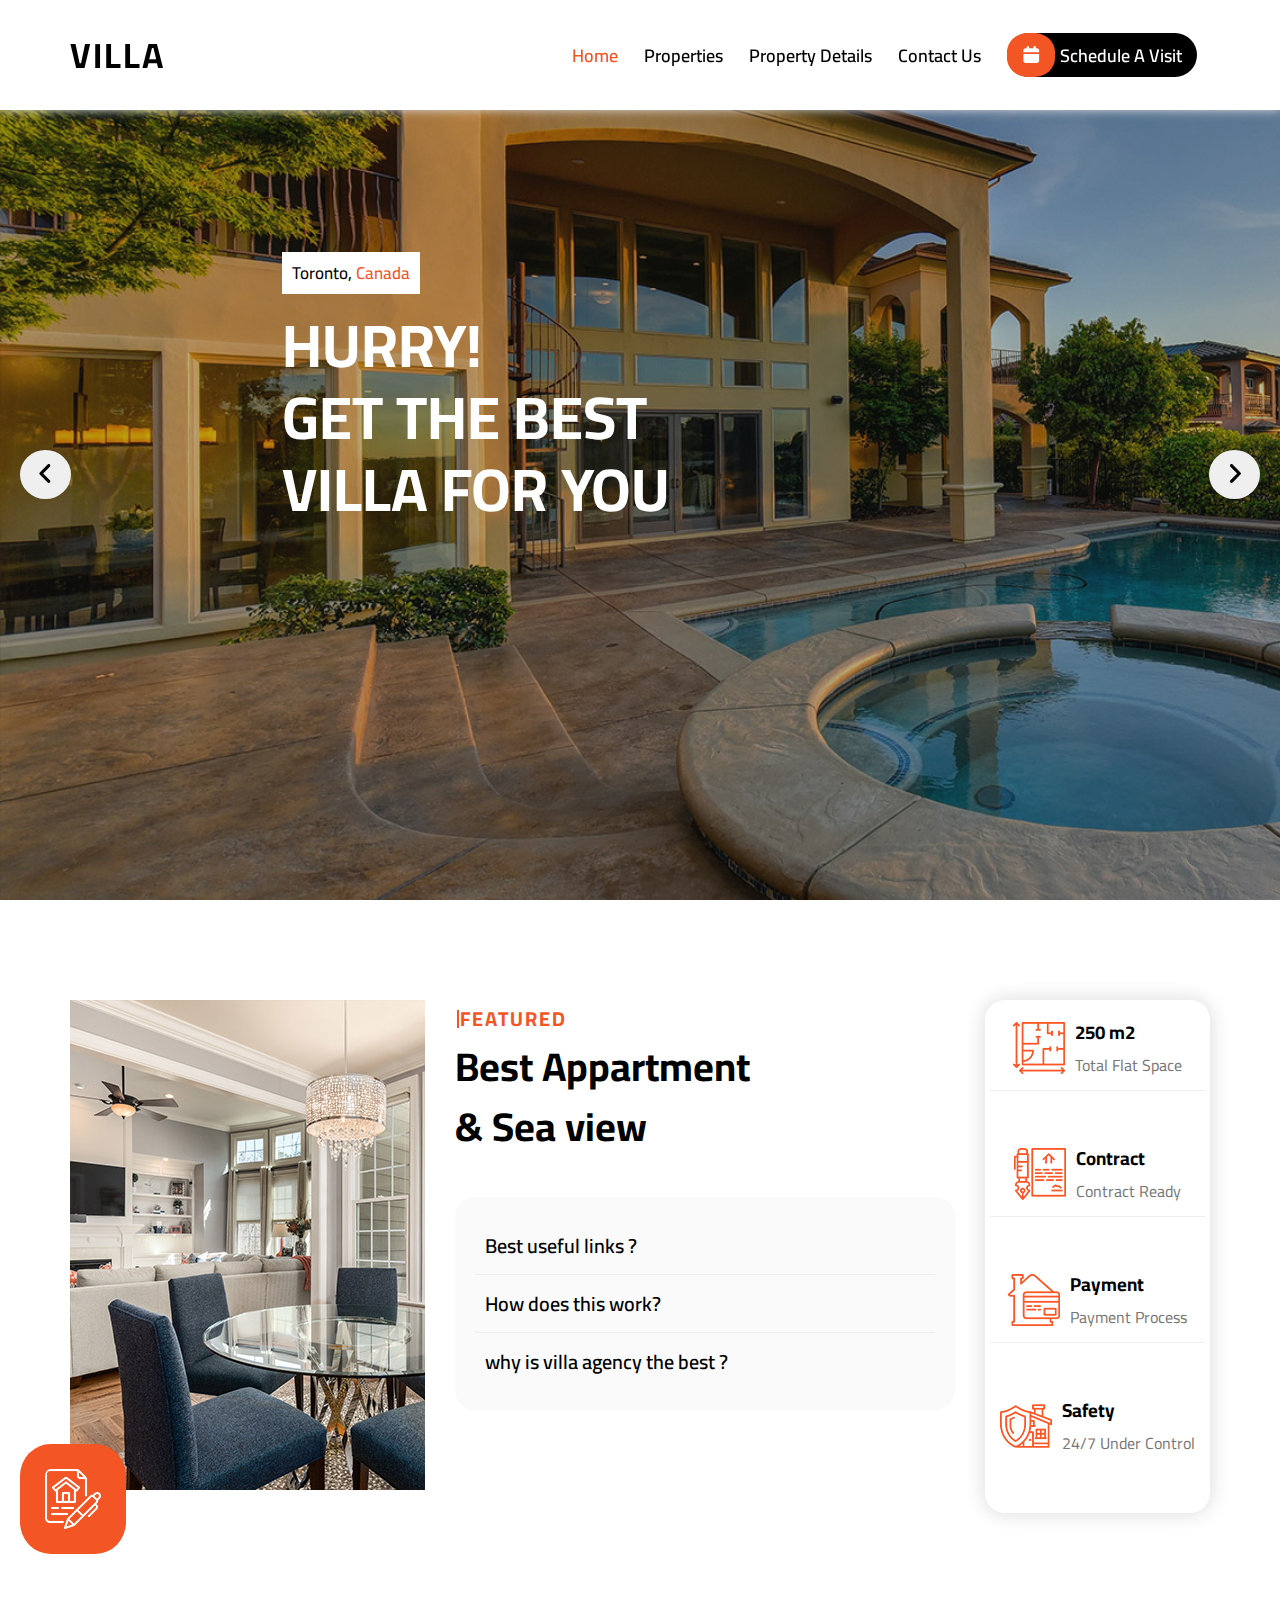
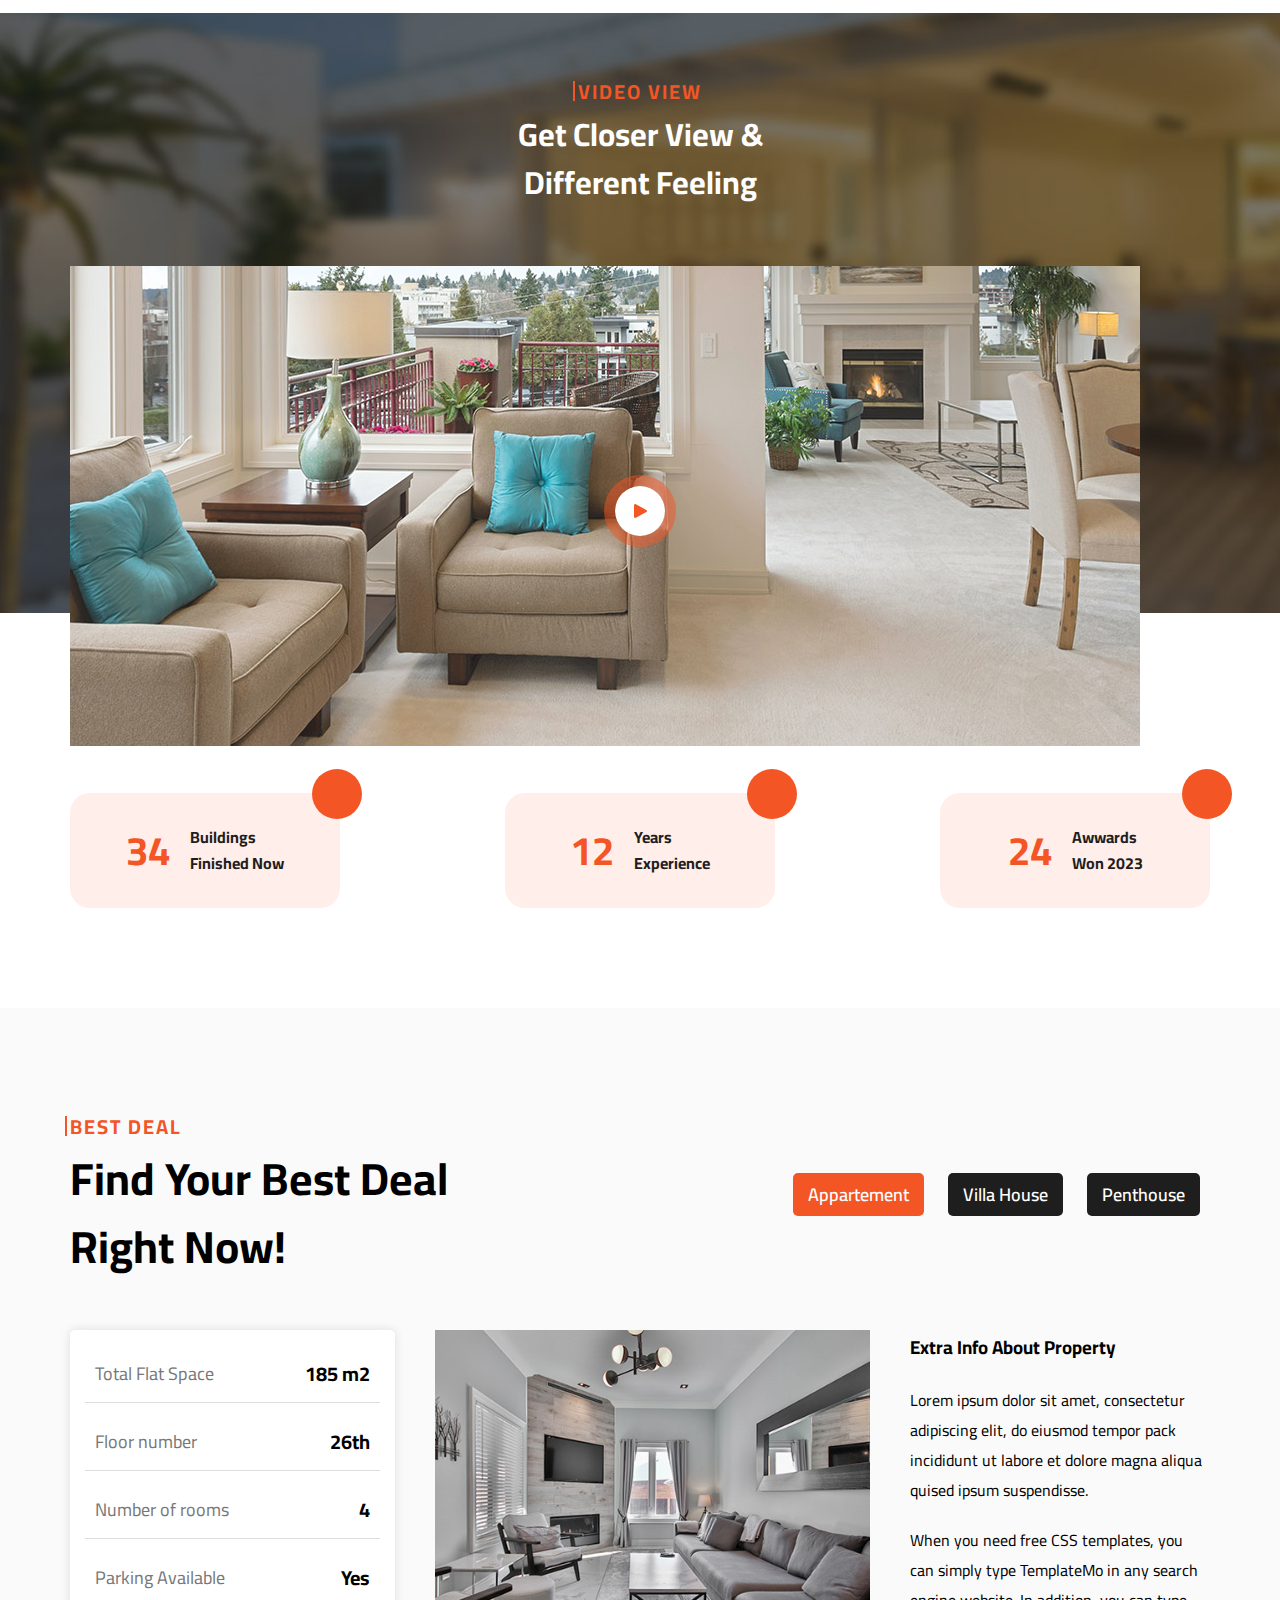
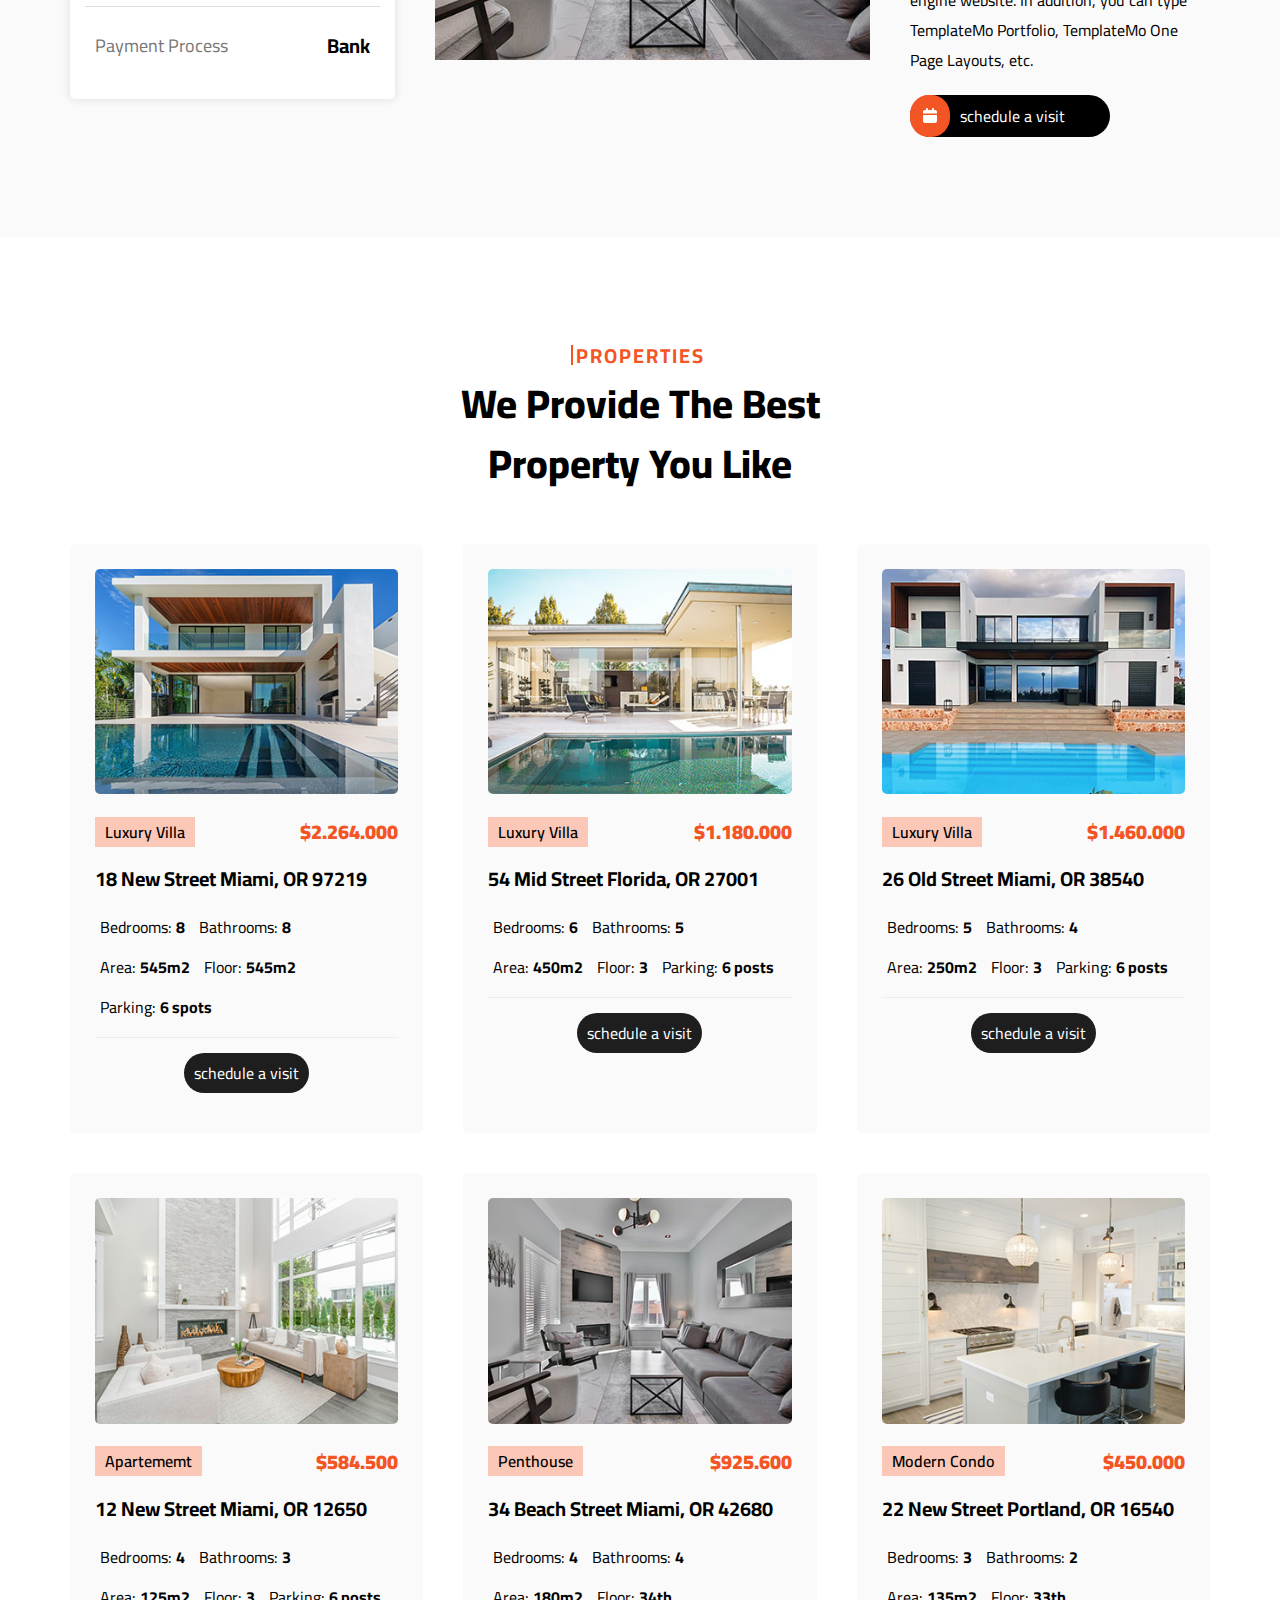
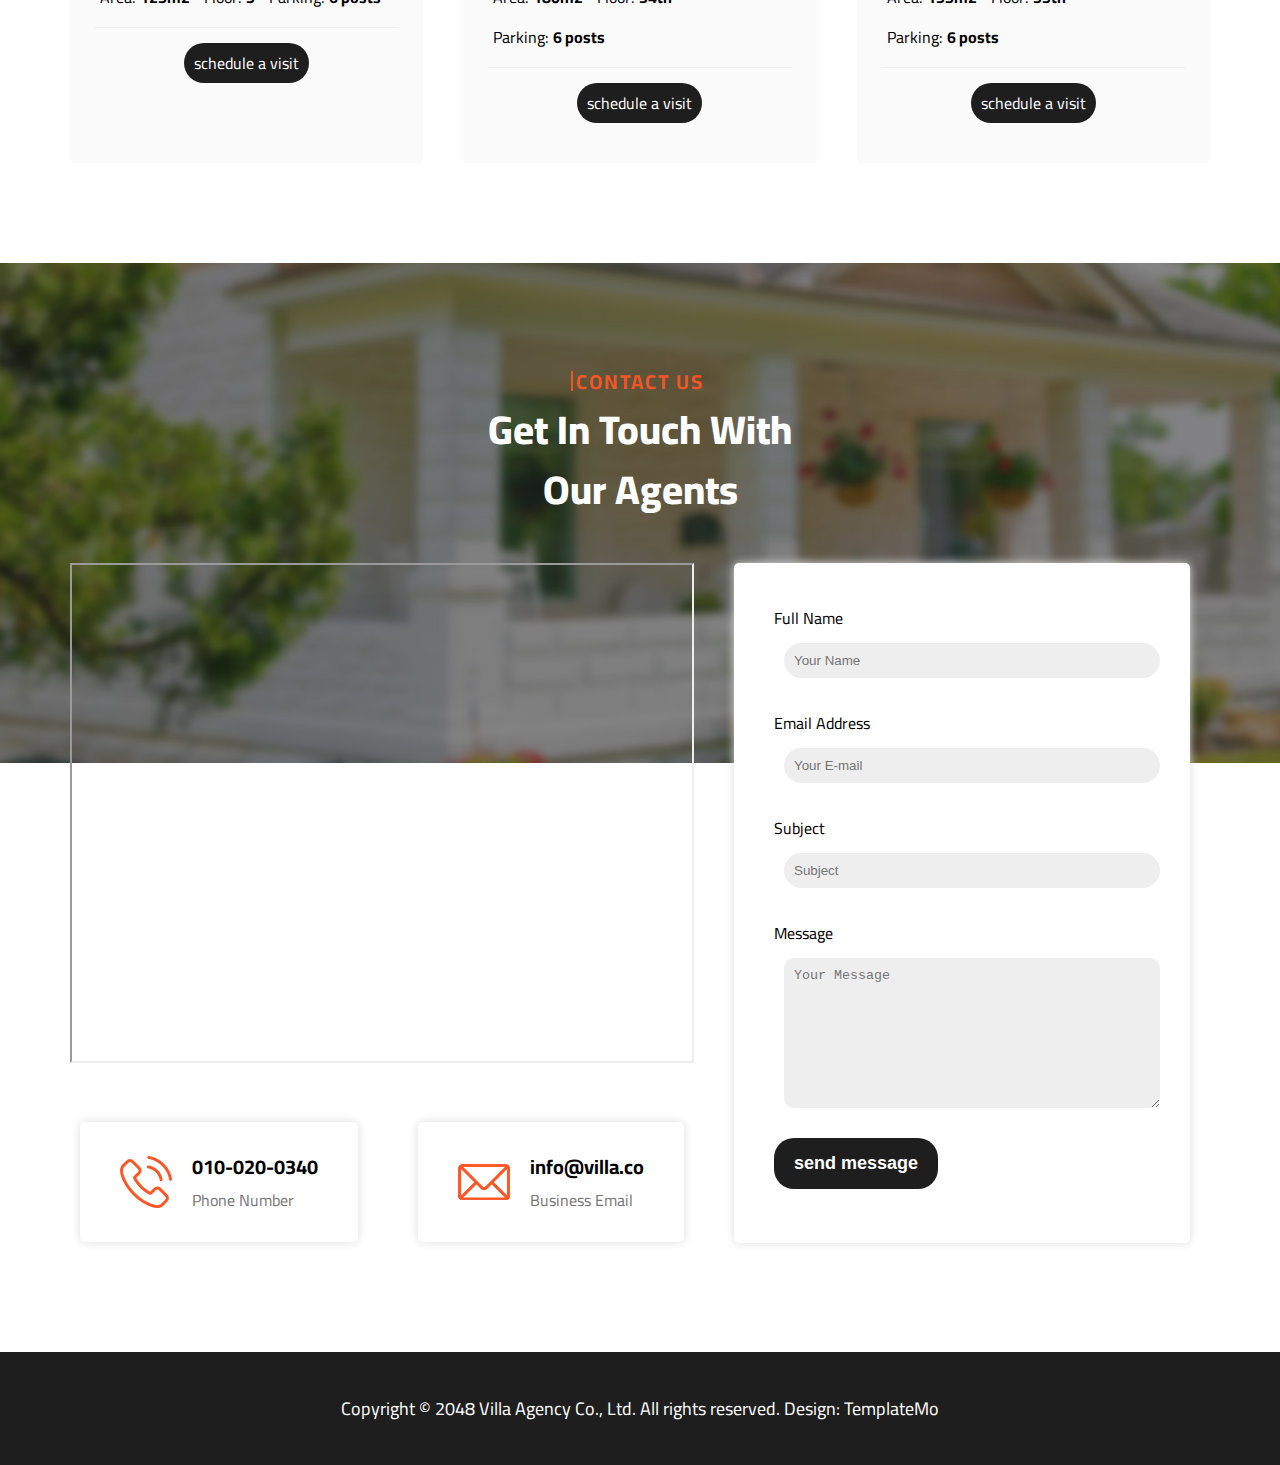
<file: index.html>
<!DOCTYPE html>
<html lang="en">

<head>
    <meta charset="UTF-8">
    <meta name="viewport" content="width=device-width, initial-scale=1.0">
    <title>Villa Template</title>
    <link rel="stylesheet" href="CSS/master.css">
    <link rel="stylesheet" href="CSS/all.min.css">
    <link rel="preconnect" href="https://fonts.googleapis.com">
    <link rel="preconnect" href="https://fonts.gstatic.com" crossorigin>
    <link
        href="https://fonts.googleapis.com/css2?family=Cairo:slnt,wght@-11..11,200..1000&family=Poppins:ital,wght@0,100;0,200;0,300;0,400;0,500;0,600;0,700;0,800;0,900;1,100;1,200;1,300;1,400;1,500;1,600;1,700;1,800;1,900&display=swap"
        rel="stylesheet">
</head>

<body>

    <div class="header">
        <div class="container">
            <div class="address">
                <div class="name">villa</div>
                <ul class="navbar">
                    <li><a class="active" href="index.html">Home</a></li>
                    <li><a href="properties.html">properties</a></li>
                    <li><a href="property-detalis.html">property details</a></li>
                    <li><a href="contact.html">contact us</a></li>
                    <li><a href="#">
                            <i class="fa fa-calendar"></i>
                            <p>schedule a visit</p>
                        </a></li>
                </ul>
            </div>
            <ul class="button">
                <li></li>
                <li></li>
                <li></li>
            </ul>
        </div>
    </div>
    <div class="landing">
        <div class="landing-page">
            <div class="container">
                <div class="introduction">
                    <div class="place">
                        <span>toronto,</span>
                        <span>canada</span>
                    </div>
                    <div class="title">
                        <h2>
                            hurry!
                            <br>
                            get the best villa for you
                        </h2>
                    </div>
                </div>
            </div>

        </div>

        <div class="buttons">
            <button class="move-left">
                <i class="fa fa-angle-left"></i>
            </button>
            <button class="move-right">
                <i class="fa fa-angle-right"></i>
            </button>

        </div>

    </div>
    <div class="features">
        <div class="container">
            <div class="features-content">
                <div class="part-image">
                    <img src="images/featured.jpg" alt="">
                    <img src="images/featured-icon.png" alt="">
                </div>
                <div class="part-question">
                    <h5>featured</h5>
                    <h1>Best Appartment & Sea view</h1>
                    <div class="question">
                        <div class="question1">
                            <h4 data-cont=".one" class="bord">Best useful links ?</h4>
                            <p class="one">Get the <b>best villa website</b> template in HTML CSS and Bootstrap for your
                                business.
                                TemplateMo
                                provides you the <span class="blue">best free CSS templates</span> in the world. Please
                                tell
                                your friends
                                about it.
                            </p>
                        </div>
                        <div class="question1">
                            <h4 data-cont=".two" class="bord">How does this work?</h4>
                            <p class="two">Dolor <b>almesit amet</b>, consectetur adipiscing elit, sed doesn't eiusmod
                                tempor
                                incididunt ut
                                labore consectetur <span class="print">adipiscing</span> elit, sed do eiusmod tempor
                                incididunt ut labore
                                et dolore
                                magna aliqua.</p>
                        </div>
                        <div class="question1">
                            <h4 data-cont=".three">why is villa agency the best ?</h4>
                            <p class="three">Dolor <b>almesit amet</b>, consectetur adipiscing elit, sed doesn't eiusmod
                                tempor
                                incididunt ut
                                labore consectetur <span class="print">adipiscing</span> elit, sed do eiusmod tempor
                                incididunt ut labore
                                et dolore
                                magna aliqua.</p>
                        </div>
                    </div>
                </div>
                <div class="part-info">
                    <ul>
                        <li>
                            <img src="images/info-icon-01.png" alt="">
                            <div class="data">
                                <h3>250 m2</h3>
                                <p>Total Flat Space</p>
                            </div>
                        </li>
                        <li>
                            <img src="images/info-icon-02.png" alt="">
                            <div class="data">
                                <h3>Contract</h3>
                                <p>Contract Ready</p>
                            </div>
                        </li>
                        <li>
                            <img src="images/info-icon-03.png" alt="">
                            <div class="data">
                                <h3>Payment</h3>
                                <p>Payment Process</p>
                            </div>
                        </li>
                        <li>
                            <img src="images/info-icon-04.png" alt="">
                            <div class="data">
                                <h3>Safety</h3>
                                <p>24/7 Under Control</p>
                            </div>
                        </li>
                    </ul>
                </div>
            </div>
        </div>
    </div>
    <div class="watch">
        <div class="watch-content">
            <div class="container">
                <div class="title">
                    <h5>video view</h5>
                    <h1>Get Closer View &
                        <br>
                        Different Feeling
                    </h1>
                </div>
                <div class="video">
                    <img src="images/video-frame.jpg" alt="">
                    <a href="https://youtube.com" target="_blank"><i class="fa fa-play"></i></a>
                </div>
            </div>
        </div>
    </div>
    <div class="counter">
        <div class="container">
            <div class="number">
                <div class="nums">
                    <span class="num">34</span>
                    <div class="info">
                        <p>Buildings</p>
                        <p>Finished Now</p>
                    </div>
                </div>
                <div class="nums">
                    <span class="num">12</span>
                    <div class="info">
                        <p>Years</p>
                        <p>Experience</p>
                    </div>
                </div>
                <div class="nums">
                    <span class="num">24</span>
                    <div class="info">
                        <p>Awwards</p>
                        <p>Won 2023</p>
                    </div>
                </div>
            </div>

        </div>

    </div>
    <div class="deal">
        <div class="container">
            <div class="deal-content">
                <div class="title">
                    <div class="part-one">
                        <h5>best deal</h5>
                        <h1>Find Your Best Deal

                            Right Now!
                        </h1>
                    </div>
                    <div class="part-two">
                        <span class="active" data-to=".appartement">appartement</span>
                        <span data-to=".villa">villa house</span>
                        <span data-to=".penthouse">penthouse</span>
                    </div>
                </div>
                <div class="specifications">
                    <div class="appartement">
                        <div class="info">
                            <ul>
                                <li>
                                    <span>Total Flat Space</span>
                                    <span>185 m2</span>
                                </li>
                                <li>
                                    <span>Floor number</span>
                                    <span>26th</span>
                                </li>
                                <li>
                                    <span>Number of rooms</span>
                                    <span>4</span>
                                </li>
                                <li>
                                    <span>Parking Available</span>
                                    <span>Yes</span>
                                </li>
                                <li>
                                    <span>Payment Process</span>
                                    <span>Bank</span>
                                </li>
                            </ul>
                        </div>
                        <div class="image">
                            <img src="images/deal-01.jpg" alt="">
                        </div>
                        <div class="extra">
                            <h3>Extra Info About Property</h3>
                            <p>Lorem ipsum dolor sit amet, consectetur adipiscing elit, do eiusmod tempor pack
                                incididunt ut
                                labore et dolore magna aliqua quised ipsum suspendisse.</p>
                            <p>When you need free CSS templates, you can simply type TemplateMo in any search engine
                                website. In addition, you can type TemplateMo Portfolio, TemplateMo One Page Layouts,
                                etc.
                            </p>
                            <a href="#">
                                <i class="fa fa-calendar"></i>
                                <p>schedule a visit</p>
                            </a>

                        </div>
                    </div>
                    <div class="villa">
                        <div class="info">
                            <ul>
                                <li>
                                    <span>Total Flat Space</span>
                                    <span>250 m2</span>
                                </li>
                                <li>
                                    <span>Floor number</span>
                                    <span>26th</span>
                                </li>
                                <li>
                                    <span>Number of rooms</span>
                                    <span>5</span>
                                </li>
                                <li>
                                    <span>Parking Available</span>
                                    <span>Yes</span>
                                </li>
                                <li>
                                    <span>Payment Process</span>
                                    <span>Bank</span>
                                </li>
                            </ul>
                        </div>
                        <div class="image">
                            <img src="images/deal-02.jpg" alt="">
                        </div>
                        <div class="extra">
                            <h3>Detail Info About Villa</h3>
                            <p>Lorem ipsum dolor sit amet, consectetur adipiscing elit, do eiusmod tempor pack
                                incididunt ut
                                labore et dolore magna aliqua quised ipsum suspendisse.</p>
                            <p>Swag fanny pack lyft blog twee. JOMO ethical copper mug, succulents typewriter shaman DIY
                                kitsch twee taiyaki fixie hella venmo after messenger poutine next level humblebrag swag
                                franzen
                            </p>
                            <a href="#">
                                <i class="fa fa-calendar"></i>
                                <p>schedule a visit</p>
                            </a>

                        </div>
                    </div>
                    <div class="penthouse">
                        <div class="info">
                            <ul>
                                <li>
                                    <span>Total Flat Space</span>
                                    <span>320 m2</span>
                                </li>
                                <li>
                                    <span>Floor number</span>
                                    <span>34th</span>
                                </li>
                                <li>
                                    <span>Number of rooms</span>
                                    <span>6</span>
                                </li>
                                <li>
                                    <span>Parking Available</span>
                                    <span>Yes</span>
                                </li>
                                <li>
                                    <span>Payment Process</span>
                                    <span>Bank</span>
                                </li>
                            </ul>
                        </div>
                        <div class="image">
                            <img src="images/deal-03.jpg" alt="">
                        </div>
                        <div class="extra">
                            <h3>Extra Info About Penthouse</h3>
                            <p>Lorem ipsum dolor sit amet, consectetur adipiscing elit, do eiusmod tempor pack
                                incididunt ut
                                labore et dolore magna aliqua quised ipsum suspendisse.</p>
                            <p>Swag fanny pack lyft blog twee. JOMO ethical copper mug, succulents typewriter shaman DIY
                                kitsch twee taiyaki fixie hella venmo after messenger poutine next level humblebrag swag
                                franzen
                            </p>
                            <a href="#">
                                <i class="fa fa-calendar"></i>
                                <p>schedule a visit</p>
                            </a>

                        </div>
                    </div>
                </div>
            </div>
        </div>
    </div>
    <div class="properties">
        <div class="container">
            <div class="property-content">
                <div class="title">
                    <h5>properties</h5>
                    <h1>We Provide The Best Property You Like</h1>
                </div>
                <div class="offers">
                    <div class="buy">
                        <div class="image">
                            <img src="images/property-01.jpg" alt="luxury villa">
                        </div>
                        <div class="price">
                            <p>luxury villa</p>
                            <span>$2.264.000</span>
                        </div>
                        <h3>18 New Street Miami, OR 97219</h3>
                        <div class="info">
                            <span>Bedrooms: <b>8</b></span>
                            <span>Bathrooms: <b>8</b></span>
                            <span>Area: <b>545m2</b></span>
                            <span>Floor: <b>545m2</b> </span>
                            <span>Parking: <b>6 spots</b></span>
                        </div>
                        <div class="link">
                            <a href="#">schedule a visit</a>
                        </div>
                    </div>
                    <div class="buy">
                        <div class="image">
                            <img src="images/property-02.jpg" alt="luxury villa">
                        </div>
                        <div class="price">
                            <p>luxury villa</p>
                            <span>$1.180.000</span>
                        </div>
                        <h3>54 Mid Street Florida, OR 27001</h3>
                        <div class="info">
                            <span>Bedrooms: <b>6</b> </span>
                            <span>Bathrooms: <b>5</b></span>
                            <span>Area: <b>450m2</b></span>
                            <span>Floor: <b>3</b> </span>
                            <span>Parking: <b>6 posts</b></span>
                        </div>
                        <div class="link">
                            <a href="#">schedule a visit</a>
                        </div>
                    </div>
                    <div class="buy">
                        <div class="image">
                            <img src="images/property-03.jpg" alt="luxury villa">
                        </div>
                        <div class="price">
                            <p>luxury villa</p>
                            <span>$1.460.000</span>
                        </div>
                        <h3>26 Old Street Miami, OR 38540</h3>
                        <div class="info">
                            <span>Bedrooms: <b>5</b> </span>
                            <span>Bathrooms: <b>4</b></span>
                            <span>Area: <b>250m2</b></span>
                            <span>Floor: <b>3</b> </span>
                            <span>Parking: <b>6 posts</b></span>
                        </div>
                        <div class="link">
                            <a href="#">schedule a visit</a>
                        </div>
                    </div>
                    <div class="buy">
                        <div class="image">
                            <img src="images/property-04.jpg" alt="apartememt">
                        </div>
                        <div class="price">
                            <p>apartememt</p>
                            <span>$584.500</span>
                        </div>
                        <h3>12 New Street Miami, OR 12650</h3>
                        <div class="info">
                            <span>Bedrooms: <b>4</b> </span>
                            <span>Bathrooms: <b>3</b></span>
                            <span>Area: <b>125m2</b></span>
                            <span>Floor: <b>3</b> </span>
                            <span>Parking: <b>6 posts</b></span>
                        </div>
                        <div class="link">
                            <a href="#">schedule a visit</a>
                        </div>
                    </div>
                    <div class="buy">
                        <div class="image">
                            <img src="images/property-05.jpg" alt="penthouse">
                        </div>
                        <div class="price">
                            <p>penthouse</p>
                            <span>$925.600</span>
                        </div>
                        <h3>34 Beach Street Miami, OR 42680</h3>
                        <div class="info">
                            <span>Bedrooms: <b>4</b> </span>
                            <span>Bathrooms: <b>4</b></span>
                            <span>Area: <b>180m2</b></span>
                            <span>Floor: <b>34th</b> </span>
                            <span>Parking: <b>6 posts</b></span>
                        </div>
                        <div class="link">
                            <a href="#">schedule a visit</a>
                        </div>
                    </div>
                    <div class="buy">
                        <div class="image">
                            <img src="images/property-06.jpg" alt="Modern Condo">
                        </div>
                        <div class="price">
                            <p>Modern Condo</p>
                            <span>$450.000</span>
                        </div>
                        <h3>22 New Street Portland, OR 16540</h3>
                        <div class="info">
                            <span>Bedrooms: <b>3</b> </span>
                            <span>Bathrooms: <b>2</b></span>
                            <span>Area: <b>135m2</b></span>
                            <span>Floor: <b>33th</b> </span>
                            <span>Parking: <b>6 posts</b></span>
                        </div>
                        <div class="link">
                            <a href="#">schedule a visit</a>
                        </div>
                    </div>
                </div>
            </div>
        </div>
    </div>
    <div class="contact">
        <div class="container">
            <div class="contact-content">
                <div class="title">
                    <h5>contact us</h5>
                    <h1>Get In Touch With Our Agents</h1>
                </div>
            </div>
        </div>
    </div>
    <div class="information">
        <div class="container">
            <div class="information-content">
                <div class="maping">
                    <div class="map">
                        <iframe
                            src="https://www.google.com/maps/embed?pb=!1m18!1m12!1m3!1d12469.776493332698!2d-80.14036379941481!3d25.907788681148624!2m3!1f357.26927939317244!2f20.870722720054623!3f0!3m2!1i1024!2i768!4f35!3m3!1m2!1s0x88d9add4b4ac788f%3A0xe77469d09480fcdb!2sSunny%20Isles%20Beach!5e1!3m2!1sen!2sth!4v1642869952544!5m2!1sen!2sth"></iframe>
                    </div>
                    <div class="items">
                        <span>
                            <img src="images/phone-icon.png" alt="">
                            <div class="number">
                                <span>010-020-0340</span>
                                <span>Phone Number</span>
                            </div>
                        </span>
                        <span>
                            <img src="images/email-icon.png" alt="">
                            <div class="number">
                                <span>info@villa.co</span>
                                <span>Business Email</span>
                            </div>
                        </span>
                    </div>
                </div>
                <div class="data">
                    <form action="">
                        <div class="name">
                            <label for="">Full Name</label>
                            <input type="text" placeholder="Your Name" required>
                        </div>
                        <div class="email">
                            <label for="">Email Address</label>
                            <input type="email" placeholder="Your E-mail" required>
                        </div>
                        <div class="subject">
                            <label for="">Subject</label>
                            <input type="text" placeholder="Subject">
                        </div>
                        <div class="message">
                            <label for="">Message</label>
                            <textarea placeholder="Your Message"></textarea>
                        </div>
                        <input type="submit" value="send message" class="sub">
                    </form>
                </div>
            </div>
        </div>
    </div>
    <div class="footer">
        <div class="container">
            <p>Copyright © 2048 Villa Agency Co., Ltd. All rights reserved. Design: TemplateMo</p>
        </div>
    </div>
    <script src="JS/all.min.js"></script>
    <script src="JS/main.js"></script>
</body>

</html>
</file>
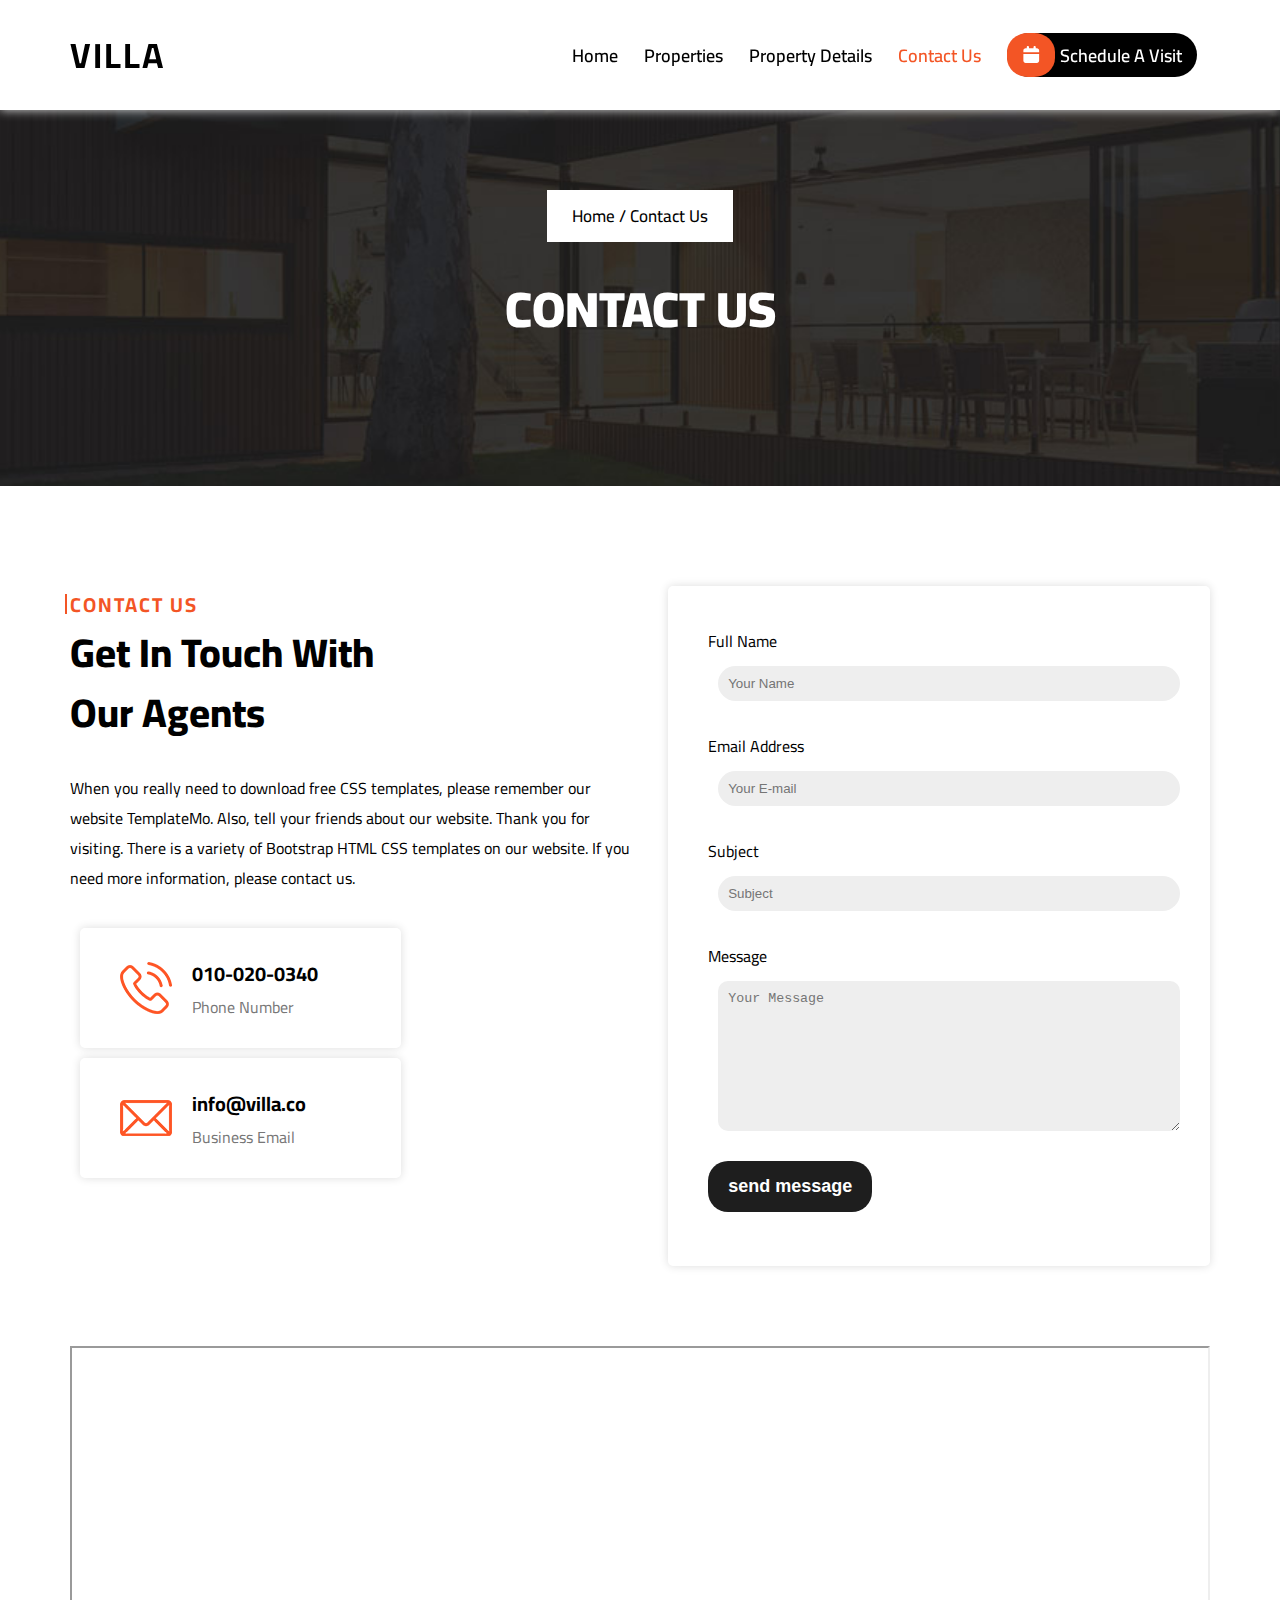
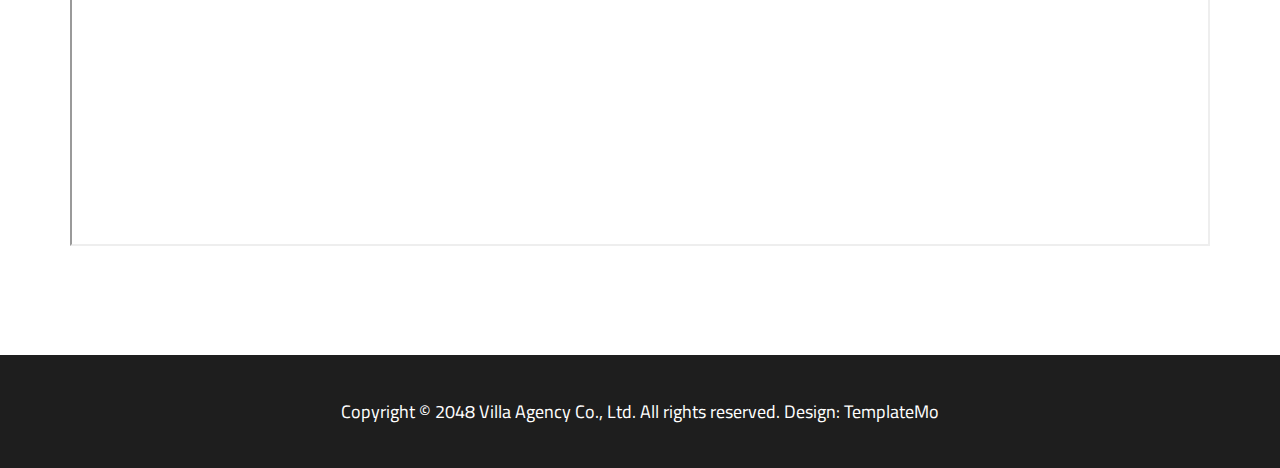
<file: contact.html>
<!DOCTYPE html>
<html lang="en">

<head>
    <meta charset="UTF-8">
    <meta name="viewport" content="width=device-width, initial-scale=1.0">
    <title>Villa Template</title>
    <link rel="stylesheet" href="CSS/master.css">
    <link rel="stylesheet" href="CSS/all.min.css">
    <link rel="preconnect" href="https://fonts.googleapis.com">
    <link rel="preconnect" href="https://fonts.gstatic.com" crossorigin>
    <link
        href="https://fonts.googleapis.com/css2?family=Cairo:slnt,wght@-11..11,200..1000&family=Poppins:ital,wght@0,100;0,200;0,300;0,400;0,500;0,600;0,700;0,800;0,900;1,100;1,200;1,300;1,400;1,500;1,600;1,700;1,800;1,900&display=swap"
        rel="stylesheet">
</head>

<body>
    <div class="header">
        <div class="container">
            <div class="address">
                <div class="name">villa</div>
                <ul class="navbar">
                    <li><a class="active" href="index.html">Home</a></li>
                    <li><a href="properties.html">properties</a></li>
                    <li><a href="property-detalis.html">property details</a></li>
                    <li><a href="contact.html">contact us</a></li>
                    <li><a href="#">
                            <i class="fa fa-calendar"></i>
                            <p>schedule a visit</p>
                        </a></li>
                </ul>
            </div>
            <ul class="button">
                <li></li>
                <li></li>
                <li></li>
            </ul>
        </div>
    </div>
    <div class="home">
        <div class="container">
            <div class="home-content">
                <span>Home / Contact Us</span>
                <h1>Contact Us</h1>
            </div>
        </div>
    </div>
    <div class="inform">
        <div class="container">
            <div class="inform-content">
                <div class="address">
                    <div class="title">
                        <h5>contact us</h5>
                        <h1>Get In Touch With Our Agents</h1>
                    </div>
                    <p>When you really need to download free CSS templates, please remember our website TemplateMo.
                        Also,
                        tell your friends about our website. Thank you for visiting. There is a variety of Bootstrap
                        HTML
                        CSS templates on our website. If you need more information, please contact us.</p>
                    <div class="items">
                        <span>
                            <img src="images/phone-icon.png" alt="">
                            <div class="number">
                                <span>010-020-0340</span>
                                <span>Phone Number</span>
                            </div>
                        </span>
                        <span>
                            <img src="images/email-icon.png" alt="">
                            <div class="number">
                                <span>info@villa.co</span>
                                <span>Business Email</span>
                            </div>
                        </span>
                    </div>
                </div>
                <div class="data">
                    <form action="">
                        <div class="name">
                            <label for="">Full Name</label>
                            <input type="text" placeholder="Your Name" required>
                        </div>
                        <div class="email">
                            <label for="">Email Address</label>
                            <input type="email" placeholder="Your E-mail" required>
                        </div>
                        <div class="subject">
                            <label for="">Subject</label>
                            <input type="text" placeholder="Subject">
                        </div>
                        <div class="message">
                            <label for="">Message</label>
                            <textarea placeholder="Your Message"></textarea>
                        </div>
                        <input type="submit" value="send message" class="sub">
                    </form>
                </div>
            </div>
            <div class="map">
                <iframe
                    src="https://www.google.com/maps/embed?pb=!1m18!1m12!1m3!1d12469.776493332698!2d-80.14036379941481!3d25.907788681148624!2m3!1f357.26927939317244!2f20.870722720054623!3f0!3m2!1i1024!2i768!4f35!3m3!1m2!1s0x88d9add4b4ac788f%3A0xe77469d09480fcdb!2sSunny%20Isles%20Beach!5e1!3m2!1sen!2sth!4v1642869952544!5m2!1sen!2sth"></iframe>
            </div>
        </div>
    </div>
    <div class="footer">
        <div class="container">
            <p>Copyright © 2048 Villa Agency Co., Ltd. All rights reserved. Design: TemplateMo</p>
        </div>
    </div>


    <script src="JS/all.min.js"></script>
    <script src="JS/main.js"></script>
</body>

</html>
</file>
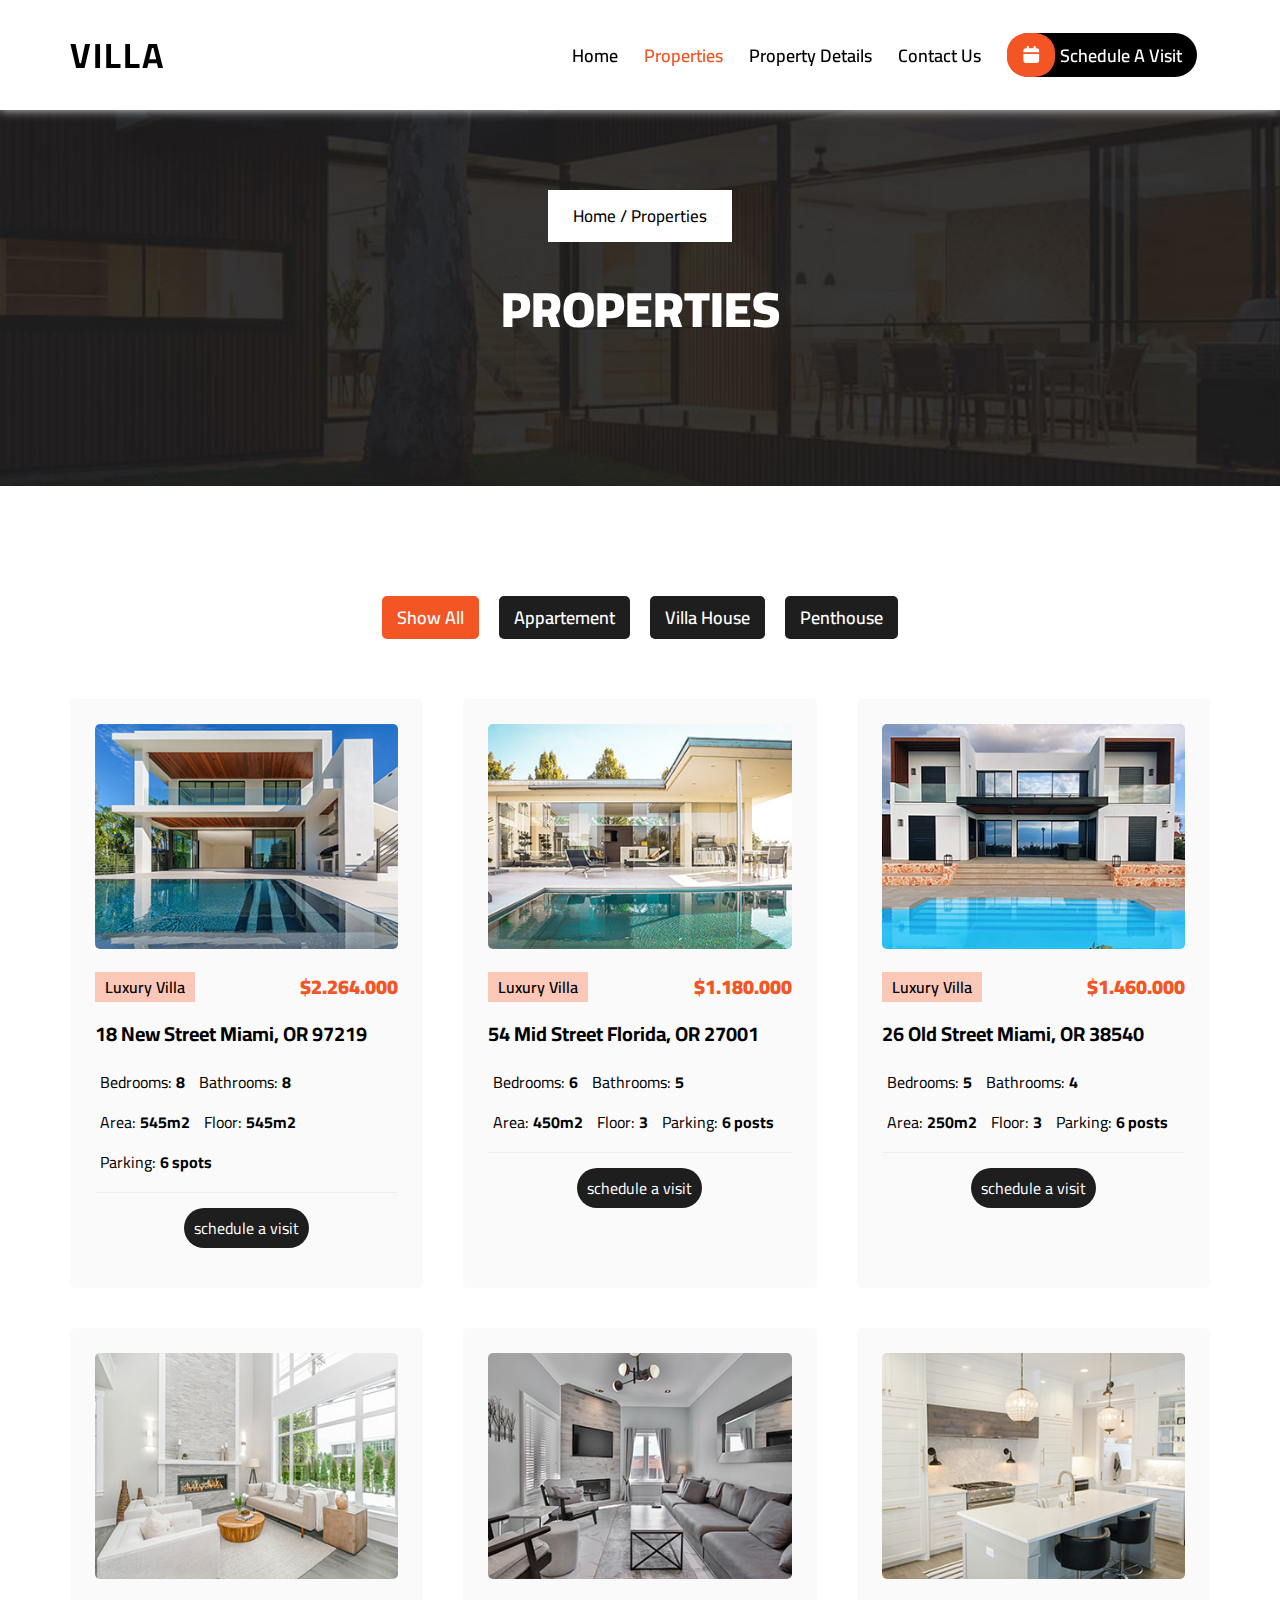
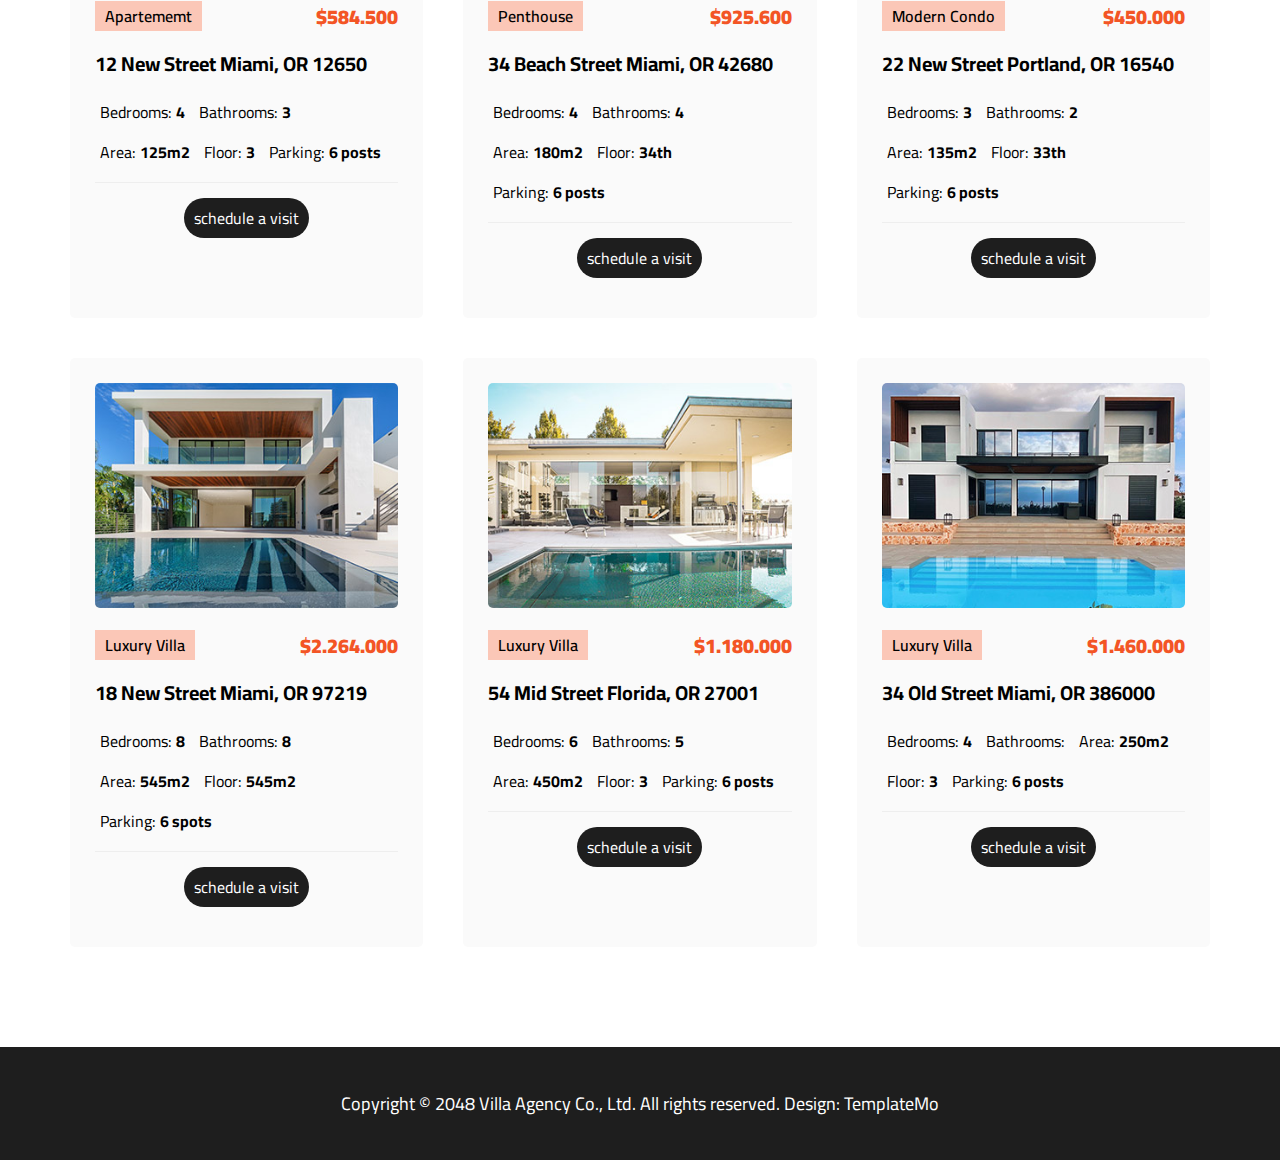
<file: properties.html>
<!DOCTYPE html>
<html lang="en">

<head>
    <meta charset="UTF-8">
    <meta name="viewport" content="width=device-width, initial-scale=1.0">
    <title>Villa template</title>
    <link rel="stylesheet" href="CSS/master.css">
    <link rel="stylesheet" href="CSS/all.min.css">
    <link rel="preconnect" href="https://fonts.googleapis.com">
    <link rel="preconnect" href="https://fonts.gstatic.com" crossorigin>
    <link
        href="https://fonts.googleapis.com/css2?family=Cairo:slnt,wght@-11..11,200..1000&family=Poppins:ital,wght@0,100;0,200;0,300;0,400;0,500;0,600;0,700;0,800;0,900;1,100;1,200;1,300;1,400;1,500;1,600;1,700;1,800;1,900&display=swap"
        rel="stylesheet">
</head>

<body>
    <div class="header">
        <div class="container">
            <div class="address">
                <div class="name">villa</div>
                <ul class="navbar">
                    <li><a class="active" href="index.html">Home</a></li>
                    <li><a href="properties.html">properties</a></li>
                    <li><a href="property-detalis.html">property details</a></li>
                    <li><a href="contact.html">contact us</a></li>
                    <li><a href="#">
                            <i class="fa fa-calendar"></i>
                            <p>schedule a visit</p>
                        </a></li>
                </ul>
            </div>
            <ul class="button">
                <li></li>
                <li></li>
                <li></li>
            </ul>
        </div>
    </div>
    <div class="home">
        <div class="container">
            <div class="home-content">
                <span>Home / Properties</span>
                <h1>Properties</h1>
            </div>
        </div>
    </div>
    <div class="properties">
        <div class="container">
            <div class="property-content">
                <div class="choose">
                    <span class="active" data-top=".alls">Show All</span>
                    <span data-top=".appartements">appartement</span>
                    <span data-top=".villas">villa house</span>
                    <span data-top=".penthouses">penthouse</span>
                </div>
                <div class="offers">
                    <div class="buy alls appartements">
                        <div class="image">
                            <img src="images/property-01.jpg" alt="luxury villa">
                        </div>
                        <div class="price">
                            <p>luxury villa</p>
                            <span>$2.264.000</span>
                        </div>
                        <h3>18 New Street Miami, OR 97219</h3>
                        <div class="info">
                            <span>Bedrooms: <b>8</b></span>
                            <span>Bathrooms: <b>8</b></span>
                            <span>Area: <b>545m2</b></span>
                            <span>Floor: <b>545m2</b> </span>
                            <span>Parking: <b>6 spots</b></span>
                        </div>
                        <div class="link">
                            <a href="#">schedule a visit</a>
                        </div>
                    </div>
                    <div class="buy alls appartements">
                        <div class="image">
                            <img src="images/property-02.jpg" alt="luxury villa">
                        </div>
                        <div class="price">
                            <p>luxury villa</p>
                            <span>$1.180.000</span>
                        </div>
                        <h3>54 Mid Street Florida, OR 27001</h3>
                        <div class="info">
                            <span>Bedrooms: <b>6</b> </span>
                            <span>Bathrooms: <b>5</b></span>
                            <span>Area: <b>450m2</b></span>
                            <span>Floor: <b>3</b> </span>
                            <span>Parking: <b>6 posts</b></span>
                        </div>
                        <div class="link">
                            <a href="#">schedule a visit</a>
                        </div>
                    </div>
                    <div class="buy alls appartements penthouses">
                        <div class="image">
                            <img src="images/property-03.jpg" alt="luxury villa">
                        </div>
                        <div class="price">
                            <p>luxury villa</p>
                            <span>$1.460.000</span>
                        </div>
                        <h3>26 Old Street Miami, OR 38540</h3>
                        <div class="info">
                            <span>Bedrooms: <b>5</b> </span>
                            <span>Bathrooms: <b>4</b></span>
                            <span>Area: <b>250m2</b></span>
                            <span>Floor: <b>3</b> </span>
                            <span>Parking: <b>6 posts</b></span>
                        </div>
                        <div class="link">
                            <a href="#">schedule a visit</a>
                        </div>
                    </div>
                    <div class="buy alls appartements penthouses">
                        <div class="image">
                            <img src="images/property-04.jpg" alt="apartememt">
                        </div>
                        <div class="price">
                            <p>apartememt</p>
                            <span>$584.500</span>
                        </div>
                        <h3>12 New Street Miami, OR 12650</h3>
                        <div class="info">
                            <span>Bedrooms: <b>4</b> </span>
                            <span>Bathrooms: <b>3</b></span>
                            <span>Area: <b>125m2</b></span>
                            <span>Floor: <b>3</b> </span>
                            <span>Parking: <b>6 posts</b></span>
                        </div>
                        <div class="link">
                            <a href="#">schedule a visit</a>
                        </div>
                    </div>
                    <div class="buy alls appartements penthouses">
                        <div class="image">
                            <img src="images/property-05.jpg" alt="penthouse">
                        </div>
                        <div class="price">
                            <p>penthouse</p>
                            <span>$925.600</span>
                        </div>
                        <h3>34 Beach Street Miami, OR 42680</h3>
                        <div class="info">
                            <span>Bedrooms: <b>4</b> </span>
                            <span>Bathrooms: <b>4</b></span>
                            <span>Area: <b>180m2</b></span>
                            <span>Floor: <b>34th</b> </span>
                            <span>Parking: <b>6 posts</b></span>
                        </div>
                        <div class="link">
                            <a href="#">schedule a visit</a>
                        </div>
                    </div>
                    <div class="buy alls villas penthouses">
                        <div class="image">
                            <img src="images/property-06.jpg" alt="Modern Condo">
                        </div>
                        <div class="price">
                            <p>Modern Condo</p>
                            <span>$450.000</span>
                        </div>
                        <h3>22 New Street Portland, OR 16540</h3>
                        <div class="info">
                            <span>Bedrooms: <b>3</b> </span>
                            <span>Bathrooms: <b>2</b></span>
                            <span>Area: <b>135m2</b></span>
                            <span>Floor: <b>33th</b> </span>
                            <span>Parking: <b>6 posts</b></span>
                        </div>
                        <div class="link">
                            <a href="#">schedule a visit</a>
                        </div>
                    </div>
                    <div class="buy alls villas penthouses">
                        <div class="image">
                            <img src="images/property-01.jpg" alt="luxury villa">
                        </div>
                        <div class="price">
                            <p>luxury villa</p>
                            <span>$2.264.000</span>
                        </div>
                        <h3>18 New Street Miami, OR 97219</h3>
                        <div class="info">
                            <span>Bedrooms: <b>8</b></span>
                            <span>Bathrooms: <b>8</b></span>
                            <span>Area: <b>545m2</b></span>
                            <span>Floor: <b>545m2</b> </span>
                            <span>Parking: <b>6 spots</b></span>
                        </div>
                        <div class="link">
                            <a href="#">schedule a visit</a>
                        </div>
                    </div>
                    <div class="buy alls villas penthouses">
                        <div class="image">
                            <img src="images/property-02.jpg" alt="luxury villa">
                        </div>
                        <div class="price">
                            <p>luxury villa</p>
                            <span>$1.180.000</span>
                        </div>
                        <h3>54 Mid Street Florida, OR 27001</h3>
                        <div class="info">
                            <span>Bedrooms: <b>6</b> </span>
                            <span>Bathrooms: <b>5</b></span>
                            <span>Area: <b>450m2</b></span>
                            <span>Floor: <b>3</b> </span>
                            <span>Parking: <b>6 posts</b></span>
                        </div>
                        <div class="link">
                            <a href="#">schedule a visit</a>
                        </div>
                    </div>
                    <div class="buy alls villas">
                        <div class="image">
                            <img src="images/property-03.jpg" alt="luxury villa">
                        </div>
                        <div class="price">
                            <p>luxury villa</p>
                            <span>$1.460.000</span>
                        </div>
                        <h3>34 Old Street Miami, OR 386000</h3>
                        <div class="info">
                            <span>Bedrooms: <b>4</b> </span>
                            <span>Bathrooms: <b></b></span>
                            <span>Area: <b>250m2</b></span>
                            <span>Floor: <b>3</b> </span>
                            <span>Parking: <b>6 posts</b></span>
                        </div>
                        <div class="link">
                            <a href="#">schedule a visit</a>
                        </div>
                    </div>
                </div>
            </div>
        </div>
    </div>
    <div class="footer">
        <div class="container">
            <p>Copyright © 2048 Villa Agency Co., Ltd. All rights reserved. Design: TemplateMo</p>
        </div>
    </div>

    <script src="JS/all.min.js"></script>
    <script src="JS/main.js"></script>
</body>

</html>
</file>
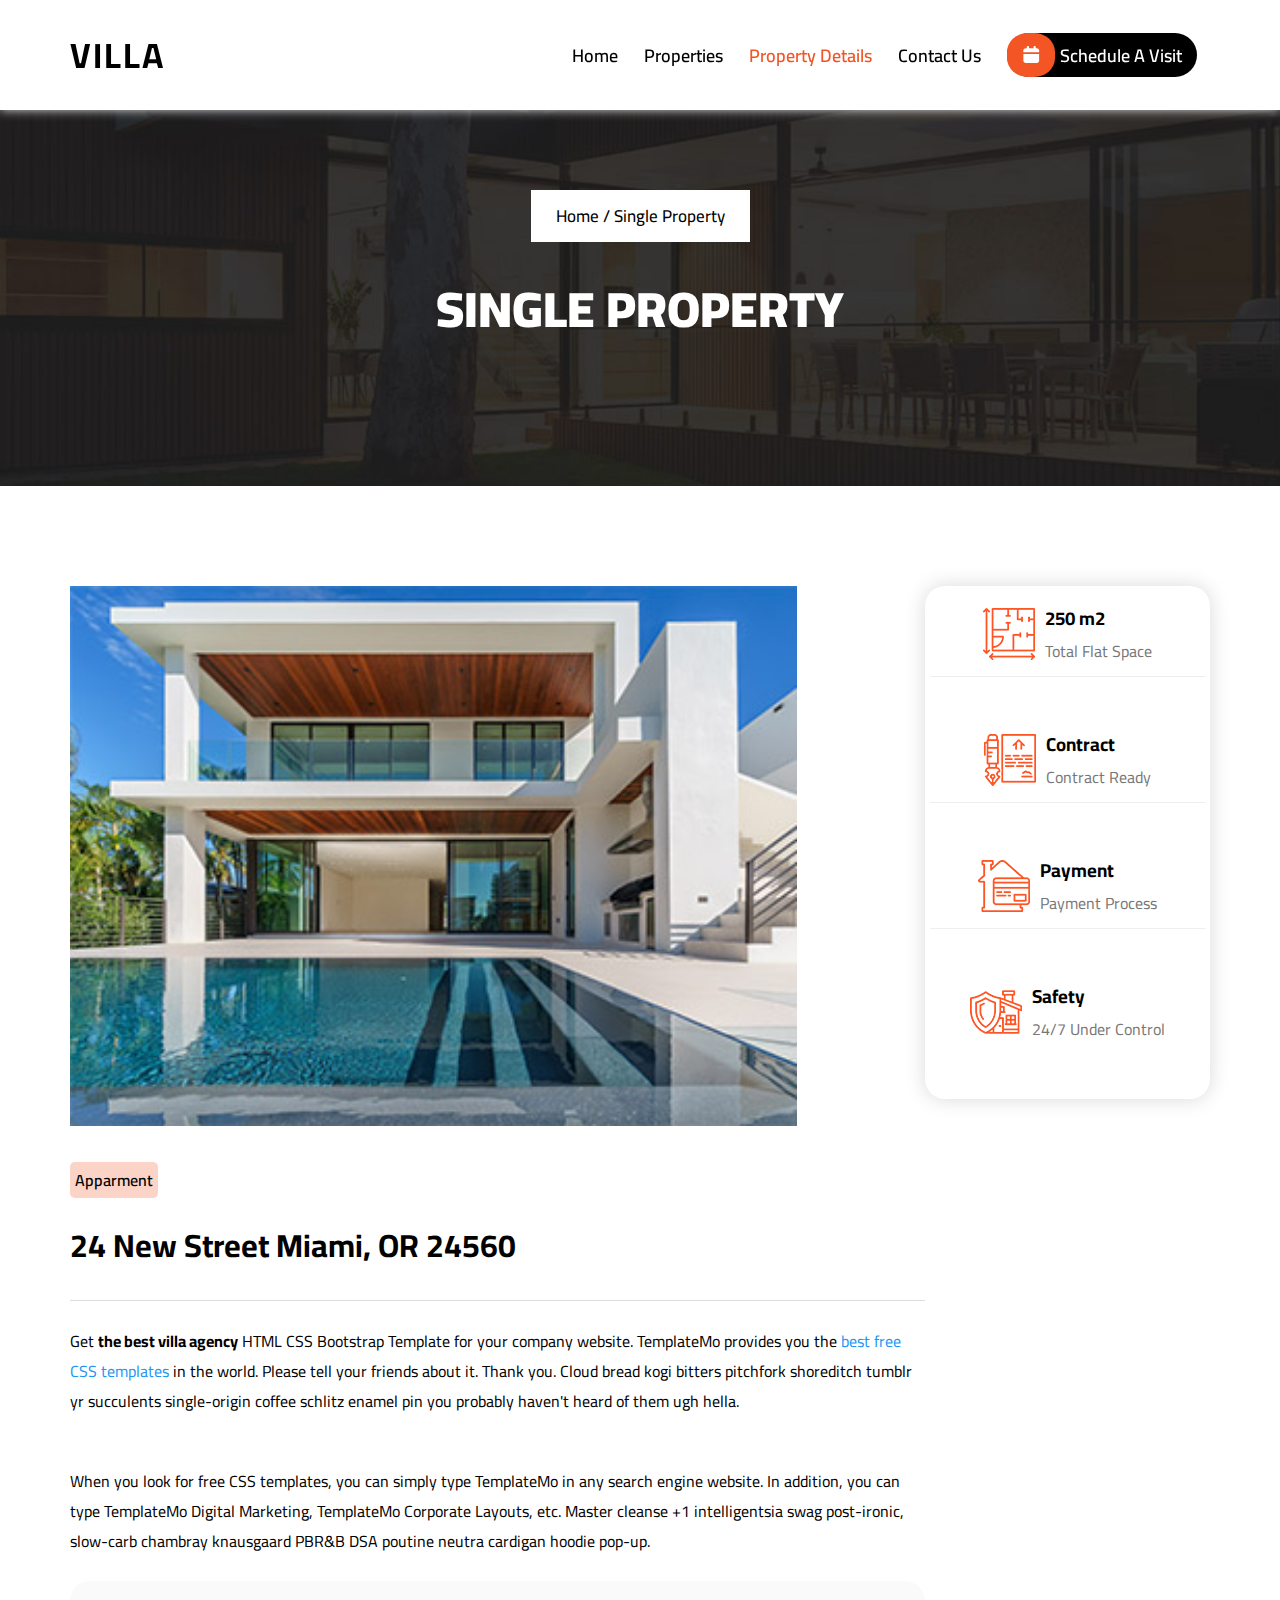
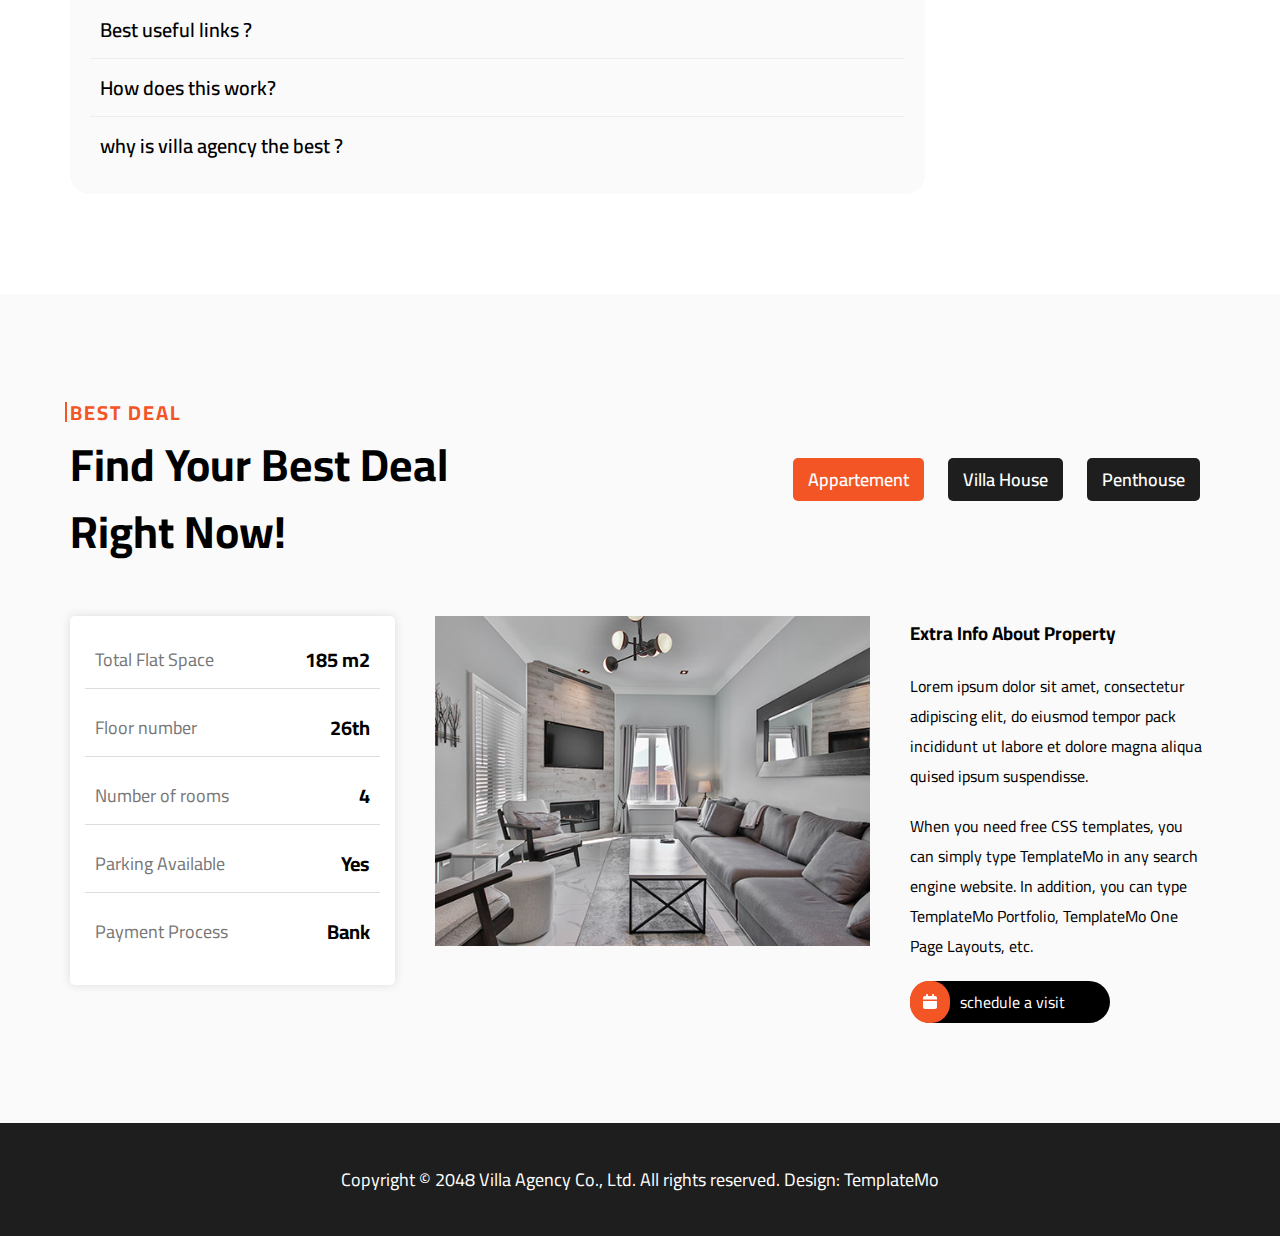
<file: property-detalis.html>
<!DOCTYPE html>
<html lang="en">

<head>
    <meta charset="UTF-8">
    <meta name="viewport" content="width=device-width, initial-scale=1.0">
    <title>Villa template</title>
    <link rel="stylesheet" href="CSS/master.css">
    <link rel="stylesheet" href="CSS/all.min.css">
    <link rel="preconnect" href="https://fonts.googleapis.com">
    <link rel="preconnect" href="https://fonts.gstatic.com" crossorigin>
    <link
        href="https://fonts.googleapis.com/css2?family=Cairo:slnt,wght@-11..11,200..1000&family=Poppins:ital,wght@0,100;0,200;0,300;0,400;0,500;0,600;0,700;0,800;0,900;1,100;1,200;1,300;1,400;1,500;1,600;1,700;1,800;1,900&display=swap"
        rel="stylesheet">
</head>

<body>
    <div class="header">
        <div class="container">
            <div class="address">
                <div class="name">villa</div>
                <ul class="navbar">
                    <li><a class="active" href="index.html">Home</a></li>
                    <li><a href="properties.html">properties</a></li>
                    <li><a href="property-detalis.html">property details</a></li>
                    <li><a href="contact.html">contact us</a></li>
                    <li><a href="#">
                            <i class="fa fa-calendar"></i>
                            <p>schedule a visit</p>
                        </a></li>
                </ul>
            </div>
            <ul class="button">
                <li></li>
                <li></li>
                <li></li>
            </ul>
        </div>
    </div>
    <div class="home">
        <div class="container">
            <div class="home-content">
                <span>Home / Single Property</span>
                <h1>Single Property</h1>
            </div>
        </div>
    </div>
    <div class="single-property">
        <div class="container">
            <div class="single-content">
                <div class="single-image">
                    <div class="images">
                        <img src="images/property-01.jpg" alt="">
                    </div>
                    <div class="single-question">
                        <div class="detalis">
                            <span>Apparment</span>
                            <h1>24 New Street Miami, OR 24560</h1>
                            <p>Get <b>the best villa agency</b> HTML CSS Bootstrap Template for your company website.
                                TemplateMo provides you the <span>best free CSS templates</span> in the world. Please
                                tell your
                                friends about it. Thank you. Cloud bread kogi bitters pitchfork shoreditch tumblr yr
                                succulents single-origin coffee schlitz enamel pin you probably haven't heard of them
                                ugh hella.</p>
                            <p>When you look for free CSS templates, you can simply type TemplateMo in any search engine
                                website. In addition, you can type TemplateMo Digital Marketing, TemplateMo Corporate
                                Layouts, etc. Master cleanse +1 intelligentsia swag post-ironic, slow-carb chambray
                                knausgaard PBR&B DSA poutine neutra cardigan hoodie pop-up.</p>
                        </div>
                        <div class="question">
                            <div class="question1">
                                <h4 data-cont=".one" class="bord">Best useful links ?</h4>
                                <p class="one">Get the <b>best villa website</b> template in HTML CSS and Bootstrap for
                                    your
                                    business.
                                    TemplateMo
                                    provides you the <span class="blue">best free CSS templates</span> in the world.
                                    Please
                                    tell
                                    your friends
                                    about it.
                                </p>
                            </div>
                            <div class="question1">
                                <h4 data-cont=".two" class="bord">How does this work?</h4>
                                <p class="two">Dolor <b>almesit amet</b>, consectetur adipiscing elit, sed doesn't
                                    eiusmod
                                    tempor
                                    incididunt ut
                                    labore consectetur <span class="print">adipiscing</span> elit, sed do eiusmod tempor
                                    incididunt ut labore
                                    et dolore
                                    magna aliqua.</p>
                            </div>
                            <div class="question1">
                                <h4 data-cont=".three">why is villa agency the best ?</h4>
                                <p class="three">Dolor <b>almesit amet</b>, consectetur adipiscing elit, sed doesn't
                                    eiusmod
                                    tempor
                                    incididunt ut
                                    labore consectetur <span class="print">adipiscing</span> elit, sed do eiusmod tempor
                                    incididunt ut labore
                                    et dolore
                                    magna aliqua.</p>
                            </div>
                        </div>
                    </div>
                </div>
                <div class="part-info">
                    <ul>
                        <li>
                            <img src="images/info-icon-01.png" alt="">
                            <div class="data">
                                <h3>250 m2</h3>
                                <p>Total Flat Space</p>
                            </div>
                        </li>
                        <li>
                            <img src="images/info-icon-02.png" alt="">
                            <div class="data">
                                <h3>Contract</h3>
                                <p>Contract Ready</p>
                            </div>
                        </li>
                        <li>
                            <img src="images/info-icon-03.png" alt="">
                            <div class="data">
                                <h3>Payment</h3>
                                <p>Payment Process</p>
                            </div>
                        </li>
                        <li>
                            <img src="images/info-icon-04.png" alt="">
                            <div class="data">
                                <h3>Safety</h3>
                                <p>24/7 Under Control</p>
                            </div>
                        </li>
                    </ul>
                </div>
            </div>

        </div>
    </div>
    <div class="deal">
        <div class="container">
            <div class="deal-content">
                <div class="title">
                    <div class="part-one">
                        <h5>best deal</h5>
                        <h1>Find Your Best Deal

                            Right Now!
                        </h1>
                    </div>
                    <div class="part-two">
                        <span class="active" data-to=".appartement">appartement</span>
                        <span data-to=".villa">villa house</span>
                        <span data-to=".penthouse">penthouse</span>
                    </div>
                </div>
                <div class="specifications">
                    <div class="appartement">
                        <div class="info">
                            <ul>
                                <li>
                                    <span>Total Flat Space</span>
                                    <span>185 m2</span>
                                </li>
                                <li>
                                    <span>Floor number</span>
                                    <span>26th</span>
                                </li>
                                <li>
                                    <span>Number of rooms</span>
                                    <span>4</span>
                                </li>
                                <li>
                                    <span>Parking Available</span>
                                    <span>Yes</span>
                                </li>
                                <li>
                                    <span>Payment Process</span>
                                    <span>Bank</span>
                                </li>
                            </ul>
                        </div>
                        <div class="image">
                            <img src="images/deal-01.jpg" alt="">
                        </div>
                        <div class="extra">
                            <h3>Extra Info About Property</h3>
                            <p>Lorem ipsum dolor sit amet, consectetur adipiscing elit, do eiusmod tempor pack
                                incididunt ut
                                labore et dolore magna aliqua quised ipsum suspendisse.</p>
                            <p>When you need free CSS templates, you can simply type TemplateMo in any search engine
                                website. In addition, you can type TemplateMo Portfolio, TemplateMo One Page Layouts,
                                etc.
                            </p>
                            <a href="#">
                                <i class="fa fa-calendar"></i>
                                <p>schedule a visit</p>
                            </a>

                        </div>
                    </div>
                    <div class="villa">
                        <div class="info">
                            <ul>
                                <li>
                                    <span>Total Flat Space</span>
                                    <span>250 m2</span>
                                </li>
                                <li>
                                    <span>Floor number</span>
                                    <span>26th</span>
                                </li>
                                <li>
                                    <span>Number of rooms</span>
                                    <span>5</span>
                                </li>
                                <li>
                                    <span>Parking Available</span>
                                    <span>Yes</span>
                                </li>
                                <li>
                                    <span>Payment Process</span>
                                    <span>Bank</span>
                                </li>
                            </ul>
                        </div>
                        <div class="image">
                            <img src="images/deal-02.jpg" alt="">
                        </div>
                        <div class="extra">
                            <h3>Detail Info About Villa</h3>
                            <p>Lorem ipsum dolor sit amet, consectetur adipiscing elit, do eiusmod tempor pack
                                incididunt ut
                                labore et dolore magna aliqua quised ipsum suspendisse.</p>
                            <p>Swag fanny pack lyft blog twee. JOMO ethical copper mug, succulents typewriter shaman DIY
                                kitsch twee taiyaki fixie hella venmo after messenger poutine next level humblebrag swag
                                franzen
                            </p>
                            <a href="#">
                                <i class="fa fa-calendar"></i>
                                <p>schedule a visit</p>
                            </a>

                        </div>
                    </div>
                    <div class="penthouse">
                        <div class="info">
                            <ul>
                                <li>
                                    <span>Total Flat Space</span>
                                    <span>320 m2</span>
                                </li>
                                <li>
                                    <span>Floor number</span>
                                    <span>34th</span>
                                </li>
                                <li>
                                    <span>Number of rooms</span>
                                    <span>6</span>
                                </li>
                                <li>
                                    <span>Parking Available</span>
                                    <span>Yes</span>
                                </li>
                                <li>
                                    <span>Payment Process</span>
                                    <span>Bank</span>
                                </li>
                            </ul>
                        </div>
                        <div class="image">
                            <img src="images/deal-03.jpg" alt="">
                        </div>
                        <div class="extra">
                            <h3>Extra Info About Penthouse</h3>
                            <p>Lorem ipsum dolor sit amet, consectetur adipiscing elit, do eiusmod tempor pack
                                incididunt ut
                                labore et dolore magna aliqua quised ipsum suspendisse.</p>
                            <p>Swag fanny pack lyft blog twee. JOMO ethical copper mug, succulents typewriter shaman DIY
                                kitsch twee taiyaki fixie hella venmo after messenger poutine next level humblebrag swag
                                franzen
                            </p>
                            <a href="#">
                                <i class="fa fa-calendar"></i>
                                <p>schedule a visit</p>
                            </a>

                        </div>
                    </div>
                </div>
            </div>
        </div>
    </div>
    <div class="footer">
        <div class="container">
            <p>Copyright © 2048 Villa Agency Co., Ltd. All rights reserved. Design: TemplateMo</p>
        </div>
    </div>


    <script src="JS/all.min.js"></script>
    <script src="JS/main.js"></script>
</body>

</html>
</file>
<file: CSS/master.css>
* {
    -webkit-box-sizing: border-box;
    -moz-box-sizing: border-box;
    box-sizing: border-box;
    padding: 0;
    margin: 0;
}

:root {
    --main-color: #f35525;
}

ul {
    list-style: none;
}

a {
    text-decoration: none;
}

.container {
    padding-left: 15px;
    padding-right: 15px;
    margin-left: auto;
    margin-right: auto;
}

@media (min-width:768px) {
    .container {
        width: 750px;
    }
}

@media (min-width:992px) {
    .container {
        width: 950px;
    }

}

@media (min-width:1200px) {
    .container {
        width: 1170px;
    }

}

body {
    font-family: "Cairo", sans-serif;
}

/* header */

.header {
    padding: 20px;
    position: fixed;
    z-index: 100;
    background-color: white;
    width: 100%;
    box-shadow: 0px 0px 10px #ddd;
}

.header .address {
    display: flex;
    justify-content: space-between;
    align-items: center;

}

@media (max-width:992px) {
    .header .address {
        display: flex;
        justify-content: center;
        align-items: center;
    }

}

.header .address .name {
    font-size: 35px;
    font-weight: bold;
    text-transform: uppercase;
    letter-spacing: 2px;
}

@media (max-width:768px) {
    .header .address {
        display: flex;
        justify-content: space-between;
        align-items: center;
    }

    .header .button {
        width: 50px;
        position: absolute;
        right: 25px;
        top: 33px;
        height: fit-content;
        padding: 15px;
        cursor: pointer;
    }

    .header .button li {
        background-color: black;
        width: 30px;
        height: 2px;
        margin-bottom: 6px;
        transition: 0.3s;
    }

    .header .address .navbar li {
        display: none;
    }

    .header .address .navbar.show {
        display: block;
        position: absolute;
        left: 50%;
        top: 105px;
        transform: translateX(-50%);
        text-align: center;
        background-color: white;
        z-index: 100;
        width: 60%;
    }

    .header .address .navbar.show li {
        display: block;
        padding: 6px;
        border-top: 1px solid #ddd;
    }


    .header .button.open li:first-child {
        transform: rotate(50deg);
        margin: 0px;
        transition: 0.3s;
    }

    .header .button.open li:last-child {
        transform: rotate(-50deg);
        margin: -1px;
        transition: 0.3s;
    }

    .header .button.open li:nth-child(2) {
        display: none;
        transition: 0.3s;
    }

}


.header .address .navbar {
    display: flex;
    justify-content: space-between;
    align-items: center;


}


.header .address .navbar li {
    padding: 13px;
    min-width: fit-content;
}

.header .address .navbar li a {
    color: black;
    font-size: 18px;
    font-weight: 600;
    text-transform: capitalize;
}

.header .address .navbar li a:hover,
.header .address .navbar li a.active {
    color: var(--main-color);
}

.header .address .navbar li:last-child a {
    background-color: black;
    color: white;
    display: flex;
    justify-content: center;
    align-items: center;
    border-radius: 30px;
}

.header .address .navbar li:last-child a p {

    padding: 5px 15px 5px 5px;

}

.header .address .navbar li:last-child a p:hover {
    color: var(--main-color);
}

.header .address .navbar li:last-child a svg {
    background-color: var(--main-color);
    padding: 13px;
    border-radius: 43%;
    color: white;
}

@media (max-width:768px) {
    .header .address .navbar li:last-child a {
        display: none;
    }

}

/* landing */


.landing-page {
    background-image: url(../images/banner-01.jpg);
    background-size: cover;
    height: 100vh;
    position: relative;

    gap: 20px;
}


.introduction {
    position: absolute;
    top: 28%;
    left: 22%;
}

.introduction .place {
    background-color: white;
    width: fit-content;
    font-size: 17px;
    text-transform: capitalize;
    padding: 5px 10px;
    font-weight: 500;
}

.introduction .place span:last-child {
    color: var(--main-color);
}

.introduction .title {
    font-size: 40px;
    color: white;
    font-weight: 900;
    text-transform: uppercase;
    max-width: 450px;
}

.introduction .title h2 {
    line-height: 1.2;
    padding-top: 15px;
}

*/ .buttons {
    position: relative;
}

.buttons .move-left {
    position: absolute;
    left: 20px;
    top: 450px;
    border: none;
    padding: 10px;
    border-radius: 50%;
    font-size: 25px;
    z-index: 200;
    cursor: pointer;
}

.buttons .move-right {
    position: absolute;
    right: 20px;
    top: 450px;
    border: none;
    padding: 10px;
    border-radius: 50%;
    font-size: 25px;
    z-index: 200;
    cursor: pointer;
}

/* featured */
.features {
    position: relative;
    padding-top: 100px;
    padding-bottom: 100px;
}

.features .features-content {
    display: flex;
    justify-content: space-between;
    align-items: start;
    gap: 20px;
}



.features .features-content .part-image {
    position: relative;
}

.features .features-content .part-image img:first-child {
    max-width: 100%;
}

.features .features-content .part-image img:last-child {
    bottom: -55px;
    position: absolute;
    background-color: var(--main-color);
    padding: 25px;
    border-radius: 29%;
    left: -50px;
}

.features .features-content .part-question {
    width: 500px;
}

.features .features-content .part-question h5 {
    color: var(--main-color);
    text-transform: uppercase;
    font-size: 20px;
    letter-spacing: 2px;
    position: relative;
    margin-left: 5px;
}

.features .features-content .part-question h5::before {
    position: absolute;
    content: "";
    left: -3px;
    top: 10px;
    width: 2px;
    height: 18px;
    background-color: var(--main-color);
}

.features .features-content .part-question h1 {
    width: 320px;
    line-height: 1.5;
    font-size: 40px;
    font-weight: bold;
    margin-bottom: 40px;
}

.question {
    background-color: #fafafa;
    border-radius: 20px;
    padding: 20px;
}

.question .question1 {
    transition: 0.3s;
}

.question h4 {
    font-size: 20px;
    font-weight: 600;
    padding: 10px;
    cursor: pointer;

}

.question h4.active {
    color: var(--main-color);
}

.question .bord {
    border-bottom: 1px solid #eee;
}

.question p {
    display: none;
    padding: 5px;
    line-height: 1.5;
    transition: 0.3s;
}

.question p .blue {
    color: #0000ff;
}

.question p .print {
    color: #9C27B0;
}

.features .features-content .part-info {
    background-color: white;
    border-radius: 20px;
    box-shadow: 0px 0px 20px 1px #ddd;
}

.features .features-content .part-info ul {
    padding: 5px;
}

.features .features-content .part-info ul li {
    display: flex;
    justify-content: center;
    align-items: center;
    padding: 10px;
    margin-bottom: 40px;
    gap: 10px;

}

.features .features-content .part-info ul li:not(:last-child) {
    border-bottom: 1px solid #eee;
}

.features .features-content .part-info ul li .data p {
    color: #777;
}

@media (max-width:992px) {
    .features .features-content {
        display: flex;
        flex-direction: column;
    }

    .features .features-content .part-image {
        margin-bottom: 50px;
        margin-left: 50px;
        width: 80%;

    }

    .features .features-content .part-image img:first-child {
        width: 100%;
    }


    .features .features-content .part-question {
        width: 100%;
        margin: 5px;
    }

    .features .features-content .part-question h1 {
        max-width: 400px;
    }

    .features .features-content .part-info {
        width: 100%;
        margin: 5px;
    }
}

/* watch */

.watch {
    background-image: url(../images/video-bg.jpg);
    background-size: cover;
    height: 600px;
}

.watch .title {
    padding-top: 60px;
    padding-bottom: 60px;
    text-align: center;
}

.watch .title h5 {
    color: var(--main-color);
    text-transform: uppercase;
    font-size: 20px;
    letter-spacing: 2px;
    position: relative;
    width: fit-content;
    margin: auto;

}

.watch .title h5::before {
    position: absolute;
    content: "";
    left: -5px;
    top: 8px;
    width: 2px;
    height: 20px;
    background-color: var(--main-color);
}

.watch .title h1 {
    line-height: 1.5;
    color: white;
}

.watch .video {
    position: relative;
}

.watch .video img {
    max-width: 100%;
}

.watch .video a {
    position: absolute;
    left: 50%;
    top: 50%;
    transform: translate(-50%, -50%);
    background-color: white;
    width: 50px;
    height: 50px;
    border-radius: 50%;
    display: flex;
    justify-content: center;
    align-items: center;
    color: var(--main-color);
    outline: 11px solid #f3552580;
}

.counter {
    padding-top: 180px;
    padding-bottom: 100px;


}

.counter .number {
    display: flex;
    justify-content: space-between;
    align-items: center;
}

@media (max-width:992px) {
    .counter .number {
        flex-direction: column;
    }

    .counter .number .nums {
        margin-bottom: 30px;
    }
}

.counter .nums {
    display: flex;
    justify-content: center;
    align-items: center;
    background-color: #ffeee9;
    border-radius: 20px;
    width: 270px;
    padding: 20px 0px;
    gap: 20px;
    position: relative;

}

.counter .nums::before {
    position: absolute;
    content: "";
    right: -22px;
    top: -24px;
    width: 50px;
    height: 50px;
    border-radius: 50%;
    background-color: var(--main-color);
}

.counter .nums span {
    font-size: 40px;
    color: var(--main-color);
    font-weight: bolder;
}


.counter .nums .info p {
    text-align: left;
    font-size: 16px;
    color: #1e1e1e;
    font-weight: 700;
    line-height: 1.6;
}

/* deal */

.deal {
    background-color: #fafafa;
    padding-top: 100px;
    padding-bottom: 100px;
}

.deal .deal-content .title {
    display: flex;
    justify-content: space-between;
    align-items: center;
    margin-bottom: 50px;
}

.deal .title h5 {
    color: var(--main-color);
    text-transform: uppercase;
    font-size: 20px;
    letter-spacing: 2px;
    position: relative;
    width: fit-content;


}

.deal .title h5::before {
    position: absolute;
    content: "";
    left: -5px;
    top: 8px;
    width: 2px;
    height: 20px;
    background-color: var(--main-color);
}

.deal .title h1 {
    line-height: 1.5;
    color: black;
    max-width: 400px;
    font-size: 45px;
}

.part-two span {
    margin: 10px;
    background-color: #1e1e1e;
    color: white;
    border-radius: 5px;
    padding: 5px 15px;
    text-transform: capitalize;
    font-size: 18px;
    font-weight: 600;
    cursor: pointer;
}

.part-two span.active {
    background-color: var(--main-color);
}

.appartement,
.villa,
.penthouse {
    display: flex;
    justify-content: space-between;
    align-items: start;
    gap: 40px;
}

.villa,
.penthouse {
    display: none;
}

.appartement .info,
.villa .info,
.penthouse .info {
    background-color: white;
    box-shadow: 0 0 10px 0 #ddd;
    border-radius: 5px;

}

.appartement .info ul,
.villa .info ul,
.penthouse .info ul {
    padding: 15px;
}

.appartement .info ul li,
.villa .info ul li,
.penthouse .info ul li {
    display: flex;
    justify-content: space-between;
    align-items: center;
    margin-bottom: 10px;
    padding: 10px;

}

.appartement .info ul li:not(:last-child),
.villa .info ul li:not(:last-child),
.penthouse .info ul li:not(:last-child) {
    border-bottom: 1px solid #ddd;
}

.appartement .info ul li span:first-child,
.villa .info ul li span:first-child,
.penthouse .info ul li span:first-child {
    color: #777;
    font-size: 18px;
    width: 200px;
}

.appartement .info ul li span:last-child,
.villa .info ul li span:last-child,
.penthouse .info ul li span:last-child {
    font-size: 20px;
    font-weight: bolder;
    width: 75px;
    text-align: end;
}

.appartement .image img,
.villa .image img,
.penthouse .image img {
    max-width: 100%;
}


.extra h3 {
    margin-bottom: 20px;
}

.extra p {
    width: 300px;
    margin-bottom: 20px;
}

.extra a {
    background-color: black;
    color: white;
    display: flex;

    align-items: center;
    border-radius: 30px;
    width: 200px;
}

.extra a p {
    margin: 0px 0px 0px 10px;
}

.extra a svg {
    background-color: var(--main-color);
    padding: 13px;
    border-radius: 46%;
    color: white;
}

@media (max-width:992px) {
    .deal .title {
        flex-direction: column;
        text-align: center;
    }

    .deal .title .part-two span {
        display: inline-block;
    }

    .deal .title h1 {
        margin-bottom: 15px;
    }

    .appartement,
    .villa,
    .penthouse {
        flex-direction: column;
        align-items: center;
    }

    .appartement .info,
    .villa .info,
    .penthouse .info {
        width: 100%;
    }

    .appartement .image,
    .villa .image,
    .penthouse .image {
        width: 100%;
    }

    .appartement .image img,
    .villa .image img,
    .penthouse .image img {
        width: 100%;
    }

    .appartement .property,
    .villa .property,
    .penthouse .property {
        width: 100%;
    }

    .appartement .property p,
    .villa .property p,
    .penthouse .property p {
        min-width: 100%;
    }

    .extra {
        width: 100%;
    }

    .extra p {
        width: 100%;
    }

}

/* property */
.properties {
    padding-top: 100px;
    padding-bottom: 100px;
    position: relative;
}

.properties .title {
    text-align: center;
    margin-bottom: 50px;
}

.properties .title h5 {
    color: var(--main-color);
    text-transform: uppercase;
    font-size: 20px;
    letter-spacing: 2px;
    position: relative;
    width: fit-content;
    margin: auto;

}

.properties .title h5::before {
    position: absolute;
    content: "";
    left: -5px;
    top: 8px;
    width: 2px;
    height: 20px;
    background-color: var(--main-color);
}

.properties .title h1 {
    line-height: 1.5;
    width: 406px;
    margin: auto;
    font-size: 40px;
    font-weight: 800;

}

.properties .offers {
    display: grid;
    grid-template-columns: repeat(auto-fill, minmax(300px, 1fr));
    gap: 40px;
}

.properties .offers .buy {
    padding: 25px;
    background-color: #fafafa;
    border-radius: 5px;
}

.properties .offers .buy .image {
    width: 100%;
}

.properties .offers .buy .image img {
    width: 100%;
    border-radius: 5px;
    cursor: pointer;
}

.properties .offers .buy .price {
    display: flex;
    justify-content: space-between;
    align-items: center;
    padding: 10px 0px;
}

.properties .offers .buy .price p {
    background-color: #ff57224f;
    padding: 0px 10px;
    text-transform: capitalize;
    font-weight: 600;
}

.properties .offers .buy .price span {
    color: var(--main-color);
    font-weight: 900;
    font-size: 20px;
}

.properties .offers .buy h3 {
    font-size: 20px;
    font-weight: 700;
}

.properties .offers .buy .info {
    border-bottom: 1px solid #eee;
    padding: 10px 0px;
}

.properties .offers .buy .info span {
    padding: 5px;
    width: fit-content;
    display: inline-block;
}

.properties .offers .buy .link {
    text-align: center;
    padding: 20px;

}

.properties .offers .buy a {
    text-align: center;
    padding: 5px 10px;
    background-color: #1e1e1e;
    color: white;
    border-radius: 20px;
}

.overlay {
    position: fixed;
    width: 100%;
    height: 100%;
    left: 0;
    top: 0;
    background-color: rgb(0 0 0 / 80%);
    z-index: 1000;
}

.popup-image {
    position: absolute;
    left: 50%;
    top: 50%;
    transform: translate(-50%, -50%);
    width: 500px;

}

.popup-image .title-box {
    background-color: white;
    text-align: center;
    text-transform: capitalize;
    padding: 5px;

}

.popup-image img {
    width: 100%;
}

.popup-image .close {
    background-color: red;
    width: 50px;
    height: 50px;
    display: flex;
    justify-content: center;
    align-items: center;
    color: white;
    font-size: 20px;
    font-weight: bold;
    border-radius: 50%;
    position: absolute;
    right: -23px;
    top: -32px;
    cursor: pointer;

}

.contact {
    background-image: url(../images/contact-bg.jpg);
    background-size: cover;
    height: 500px;
}

.contact-content {
    padding-top: 100px;
    padding-bottom: 100px;
}

.contact .title {
    text-align: center;
    margin-bottom: 50px;
}

.contact .title h5 {
    color: var(--main-color);
    text-transform: uppercase;
    font-size: 20px;
    letter-spacing: 2px;
    position: relative;
    width: fit-content;
    margin: auto;

}

.contact .title h5::before {
    position: absolute;
    content: "";
    left: -5px;
    top: 8px;
    width: 2px;
    height: 20px;
    background-color: var(--main-color);
}

.contact .title h1 {
    line-height: 1.5;
    width: 375px;
    margin: auto;
    font-size: 40px;
    font-weight: 800;
    color: white;

}

.information {
    position: relative;
    margin-top: -200px;
    z-index: 1;
    padding-bottom: 100px;

}

.information-content {
    display: flex;
    gap: 40px;
    align-items: flex-start;


}

.information .maping .map iframe {
    width: 100%;
    height: 500px;
    margin-bottom: 40px;
}

.information .maping .items {
    display: flex;
    justify-content: space-between;
    align-items: center;
    gap: 40px;
}

.information .maping .items>span {
    padding: 40px;
    background-color: white;
    box-shadow: 0px 0px 10px 0px #ddd;
    border-radius: 5px;
    margin: 10px;
    height: 120px;
    display: flex;
    justify-content: space-between;
    align-items: center;
    gap: 20px;
}

.information .maping .items .number span {
    display: block;
}

.information .maping .items .number span:first-child {
    font-size: 20px;
    font-weight: bold;
}

.information .maping .items .number span:last-child {
    color: #777;
}

.information .data {
    background-color: white;
    border-radius: 5px;
    z-index: 100;
    padding: 20px;
    width: 40%;
    box-shadow: 0px 0px 10px 0px #ddd;
    height: 680px;
}

.information .data form {
    padding: 20px;
}

.information .data form .name,
.information .data form .email,
.information .data form .subject {
    margin-bottom: 30px;

}


.information .data form .name input,
.information .data form .email input,
.information .data form .subject input {
    display: block;
    margin: 10px;
    padding: 10px;
    border: none;
    border-radius: 20px;
    background-color: #eee;
    width: 100%;
}

.information .data form .message textarea {
    display: block;
    margin: 10px;
    border: none;
    border-radius: 10px;
    background-color: #eee;
    width: 100%;
    height: 150px;
    margin-bottom: 30px;
    padding: 10px;
}

.information .data form .sub {
    background-color: #1e1e1e;
    color: white;
    padding: 15px 20px;
    border: none;
    border-radius: 20px;
    font-size: 18px;
    font-weight: bold;

}

.information .data form .sub:hover {
    background-color: var(--main-color);
}

@media (max-width:992px) {
    .information-content {
        display: block;
    }

    .information .maping .items {
        display: block;
        margin-bottom: 30px;
    }

    .information .data {
        width: 100%;
    }

}

.footer {
    background-color: #1e1e1e;
    color: white;
    text-align: center;
    padding: 40px;
    font-size: 18px;
}

/* properties.html */
.home {
    background-image: url(../images/page-heading-bg.jpg);
    background-position: center bottom;
    background-size: cover;
    padding: 130px 0px;
    text-align: center;
}

.home .home-content {
    margin-top: 60px;

}

.home .home-content span {
    background-color: white;
    font-size: 17px;
    font-weight: 500;
    text-transform: capitalize;
    padding: 10px 25px;
    margin-bottom: 20px;
    display: inline-block;
}

.home .home-content h1 {
    color: #fff;
    font-size: 50px;
    font-weight: 900;
    text-transform: uppercase;
}

.property-content .choose {
    text-align: center;
    margin-bottom: 50px;
    flex-wrap: wrap;
    display: flex;
    justify-content: center;
}

.choose span {
    margin: 10px;
    background-color: #1e1e1e;
    color: white;
    border-radius: 5px;
    padding: 5px 15px;
    text-transform: capitalize;
    font-size: 18px;
    font-weight: 600;
    cursor: pointer;
}

.choose span.active {
    background-color: var(--main-color);
}

/* property-detalis.html */
.single-property {
    padding-top: 100px;
    padding-bottom: 100px;
}

.single-content {
    display: grid;
    grid-template-columns: 75% 25%;

}

@media (max-width:992px) {
    .single-content {
        display: flex;
        flex-direction: column;
    }

    .question {
        margin-bottom: 20px;
    }
}

.single-image {
    position: relative;
}

.single-image .images {
    max-width: 85%;
    margin-bottom: 30px;

}

.single-image img {
    width: 100%;


}

.single-question .detalis>span {
    background-color: #f3552542;
    font-weight: 600;
    padding: 3px 5px;
    border-radius: 5px;
}

.single-question .detalis h1 {
    padding: 20px 0px 25px;
    border-bottom: 1px solid #ddd;
}

.single-question .detalis p {
    padding: 25px 0px;
}

.single-question .detalis p>span {
    color: #2196F3;
}

.single-content .part-info {
    background-color: white;
    border-radius: 20px;
    box-shadow: 0px 0px 20px 1px #ddd;
    height: fit-content;
    text-align: left;


}

.single-content .part-info ul {
    padding: 5px;
}

.single-content .part-info ul li {
    display: flex;
    justify-content: center;
    align-items: center;
    padding: 10px;
    margin-bottom: 40px;
    gap: 10px;

}

.single-content .part-info ul li:not(:last-child) {
    border-bottom: 1px solid #eee;
}

.single-content .part-info ul li .data p {
    color: #777;
}

/* contact.html */
.inform {
    padding-top: 100px;
    padding-bottom: 100px;
}

.inform-content {
    display: flex;
    justify-content: space-between;
    align-items: start;
    margin-bottom: 80px;
    gap: 30px;
}

.inform-content .title {
    margin-bottom: 30px;
}

.inform-content .title h5 {
    color: var(--main-color);
    text-transform: uppercase;
    font-size: 20px;
    letter-spacing: 2px;
    position: relative;
    width: fit-content;


}

.inform-content .title h5::before {
    position: absolute;
    content: "";
    left: -5px;
    top: 8px;
    width: 2px;
    height: 20px;
    background-color: var(--main-color);
}

.inform-content .title h1 {
    line-height: 1.5;
    width: 375px;

    font-size: 40px;
    font-weight: 800;
    color: black;

}

.inform-content .address p {
    max-width: 600px;
}

.inform .data {
    background-color: white;
    border-radius: 5px;
    padding: 20px;
    width: 50%;
    box-shadow: 0px 0px 10px 0px #ddd;
    height: 680px;
}

.inform .data form {
    padding: 20px;
}

.inform .data form .name,
.inform .data form .email,
.inform .data form .subject {
    margin-bottom: 30px;

}


.inform .data form .name input,
.inform .data form .email input,
.inform .data form .subject input {
    display: block;
    margin: 10px;
    padding: 10px;
    border: none;
    border-radius: 20px;
    background-color: #eee;
    width: 100%;
}

.inform .data form .message textarea {
    display: block;
    margin: 10px;
    border: none;
    border-radius: 10px;
    background-color: #eee;
    width: 100%;
    height: 150px;
    margin-bottom: 30px;
    padding: 10px;
}

.inform .data form .sub {
    background-color: #1e1e1e;
    color: white;
    padding: 15px 20px;
    border: none;
    border-radius: 20px;
    font-size: 18px;
    font-weight: bold;

}

.inform .data form .sub:hover {
    background-color: var(--main-color);
}

.inform .items {
    width: 60%;
    margin: 35px 0px;
}

.inform .items>span {
    padding: 40px;
    background-color: white;
    box-shadow: 0px 0px 10px 0px #ddd;
    border-radius: 5px;
    margin: 10px;
    height: 120px;
    display: flex;
    align-items: center;
    gap: 20px;
}

.inform .items .number span {
    display: block;
}

.inform .items .number span:first-child {
    font-size: 20px;
    font-weight: bold;
}

.inform .items .number span:last-child {
    color: #777;
}

.map {
    max-width: 100%;
}

.map iframe {
    width: 100%;
    height: 500px;
}

@media (max-width:992px) {
    .inform-content {
        flex-direction: column;
    }

    .inform .items {
        width: 100%;
    }

    .inform .data {
        width: 100%;
    }
}
</file>
